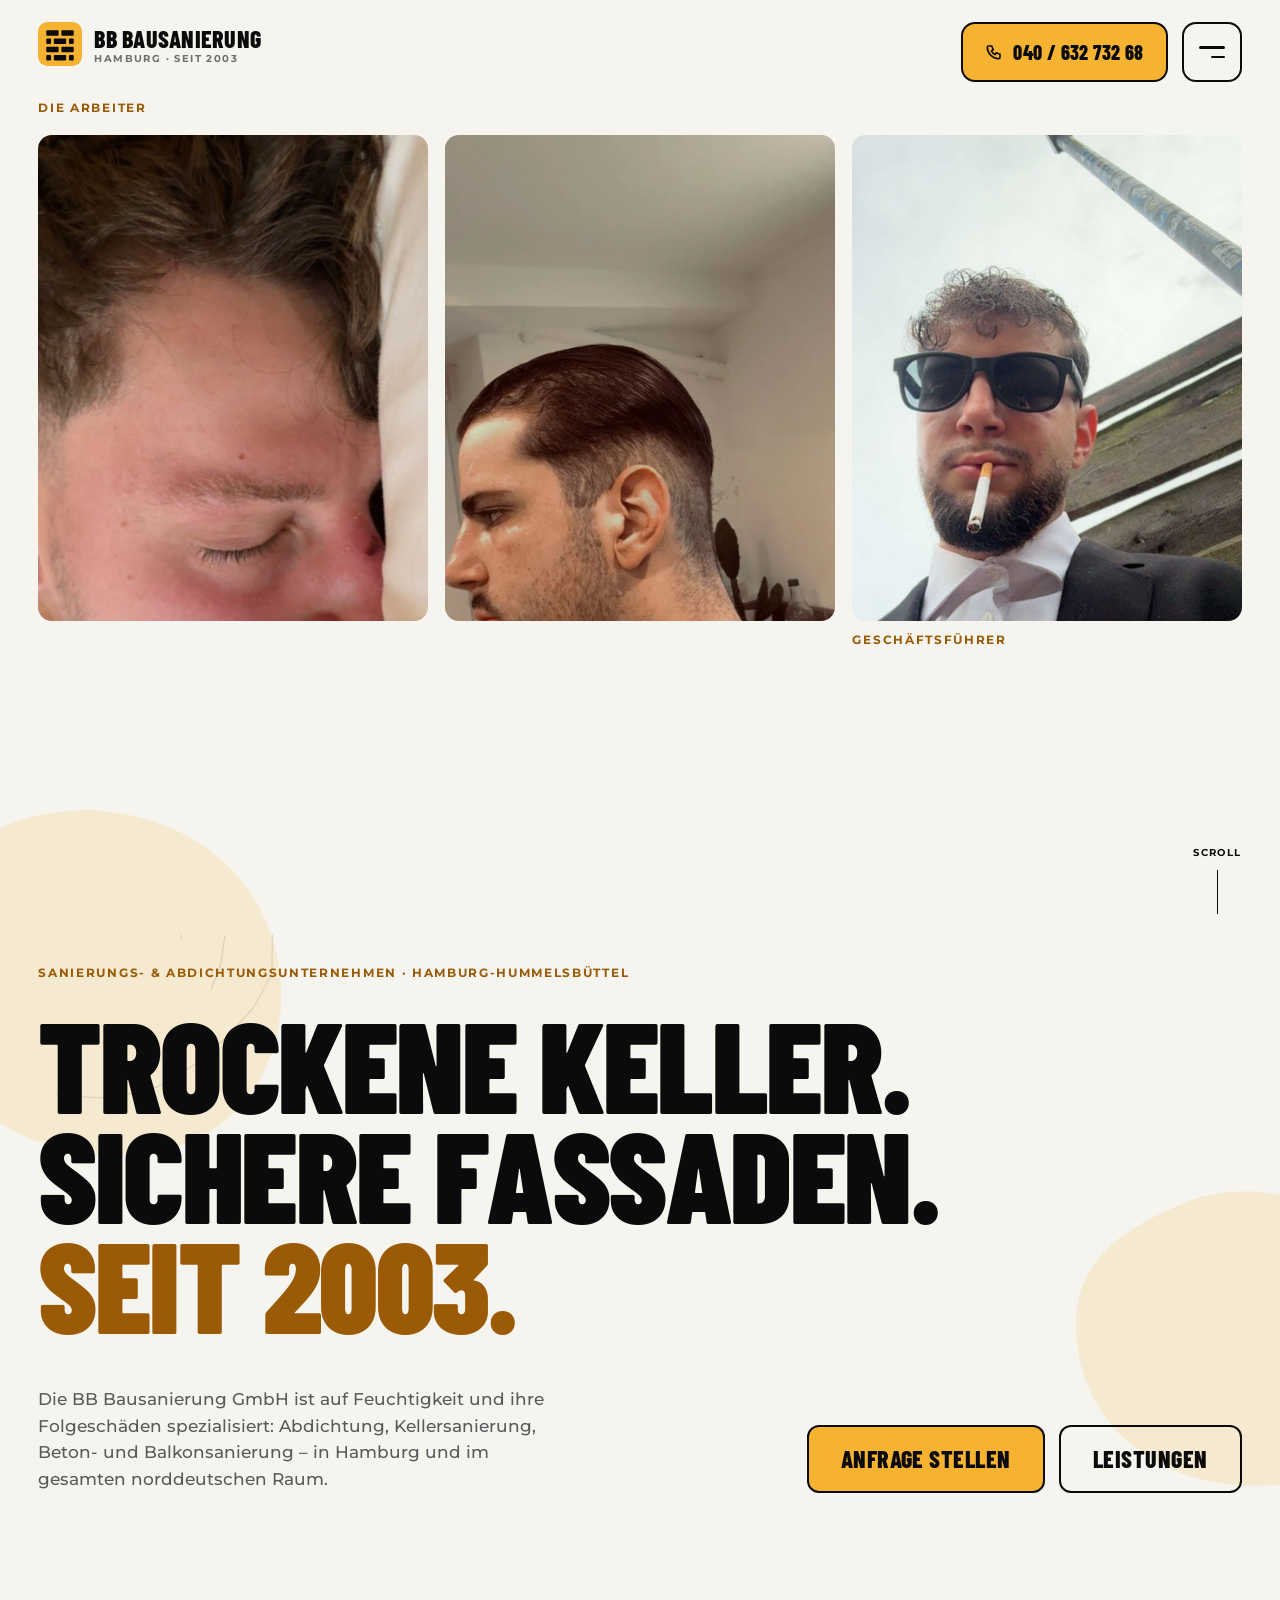
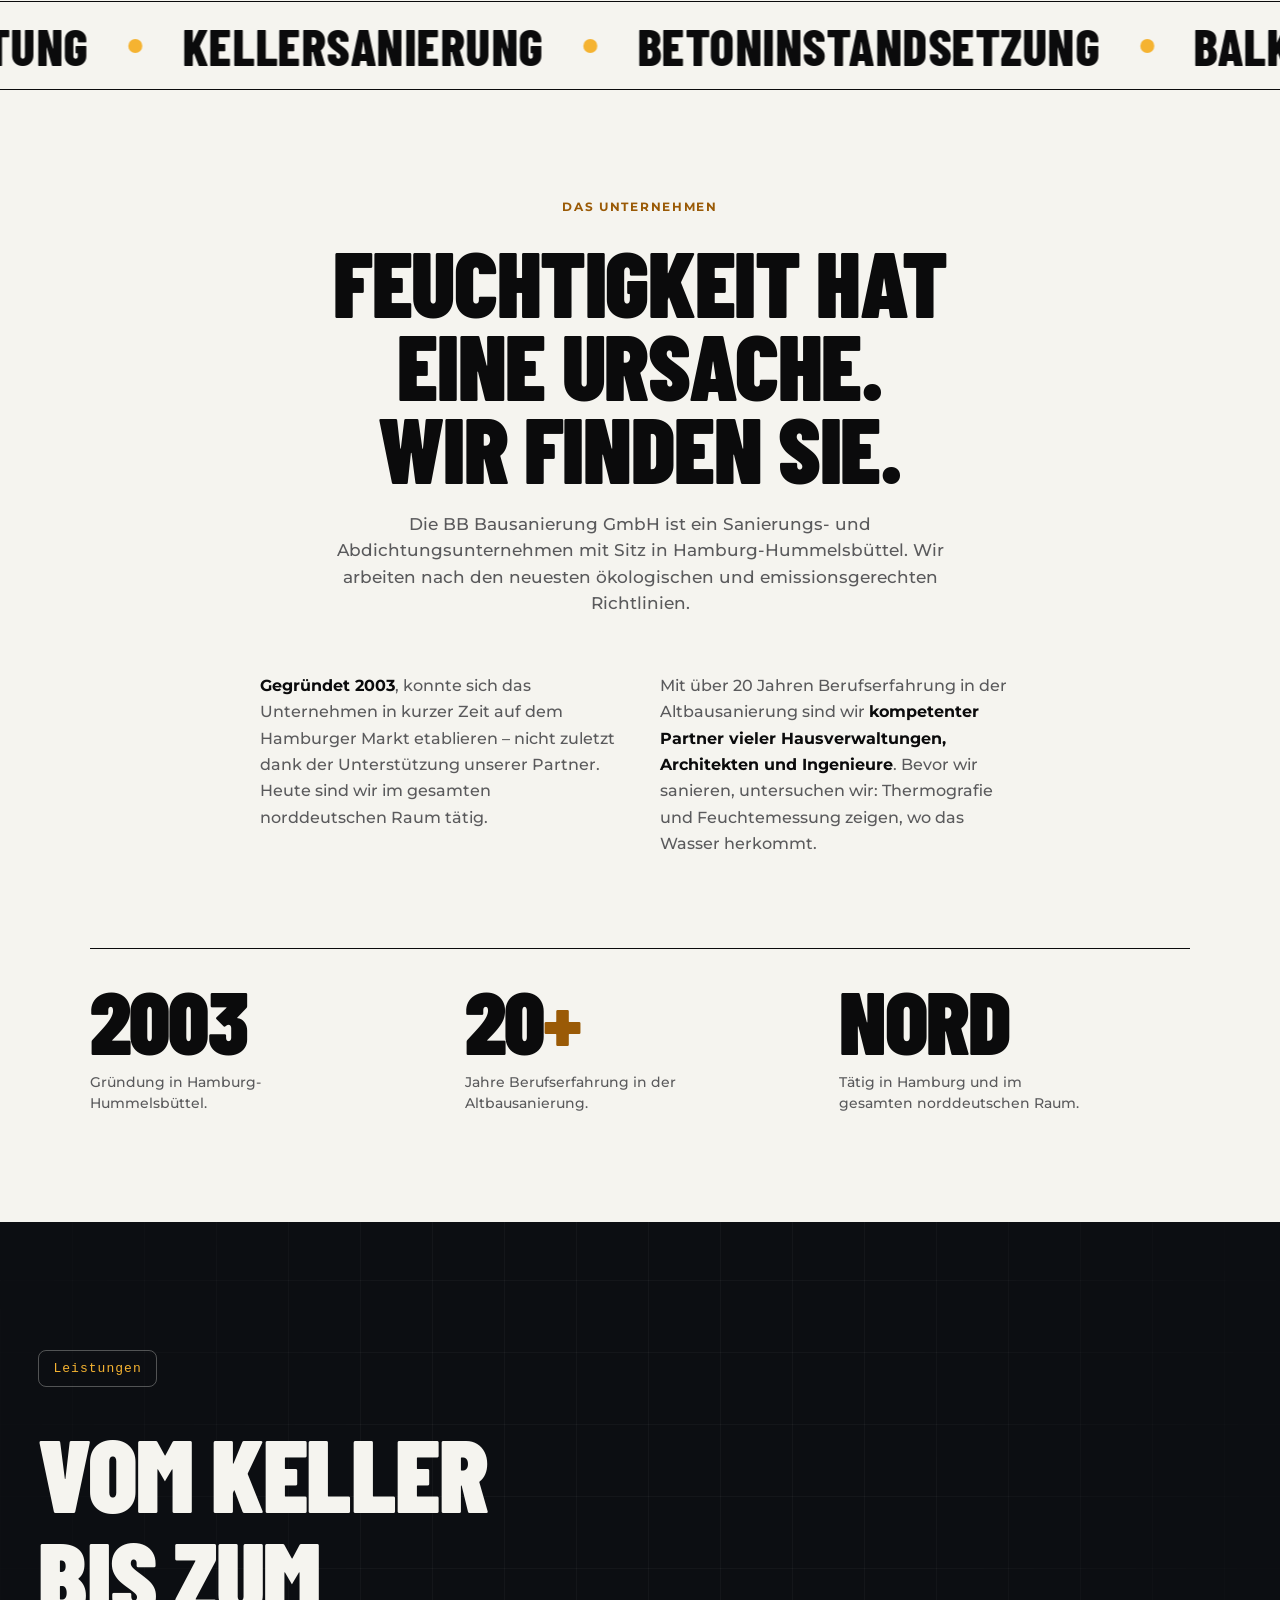
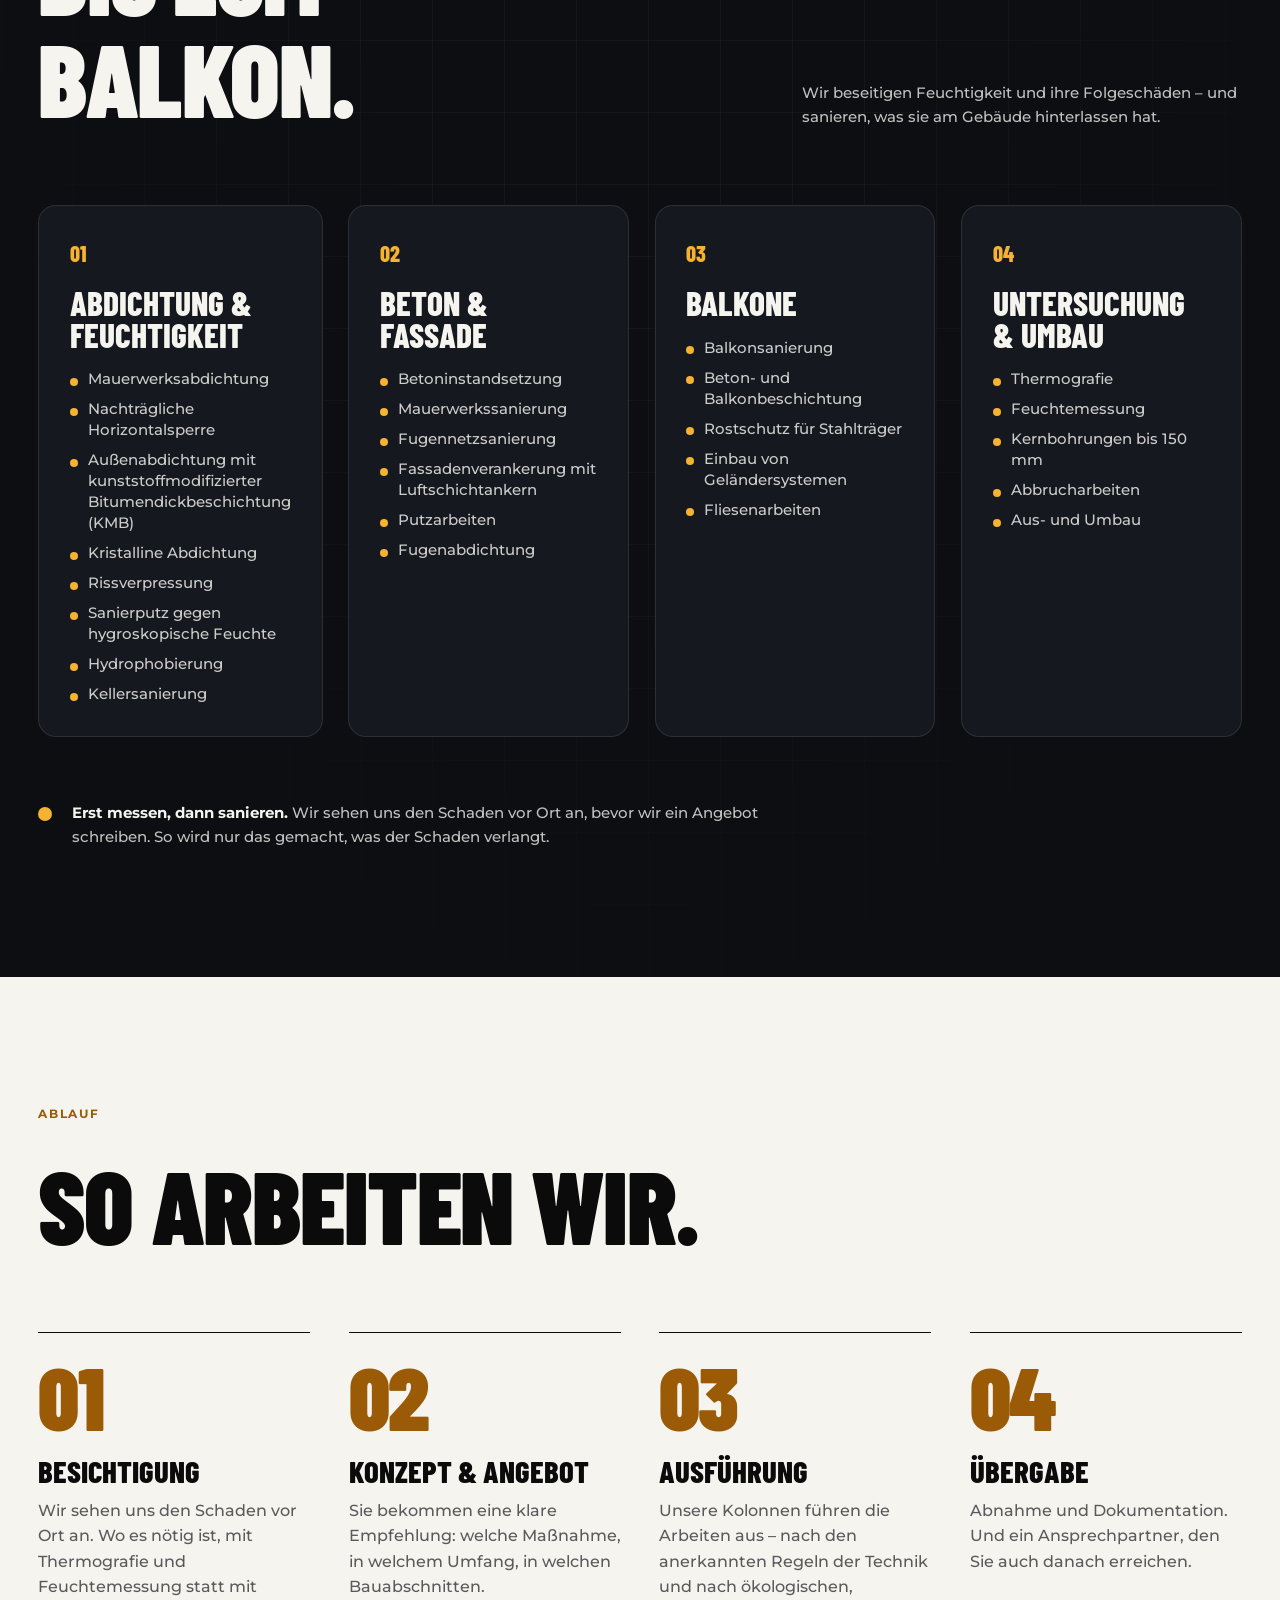
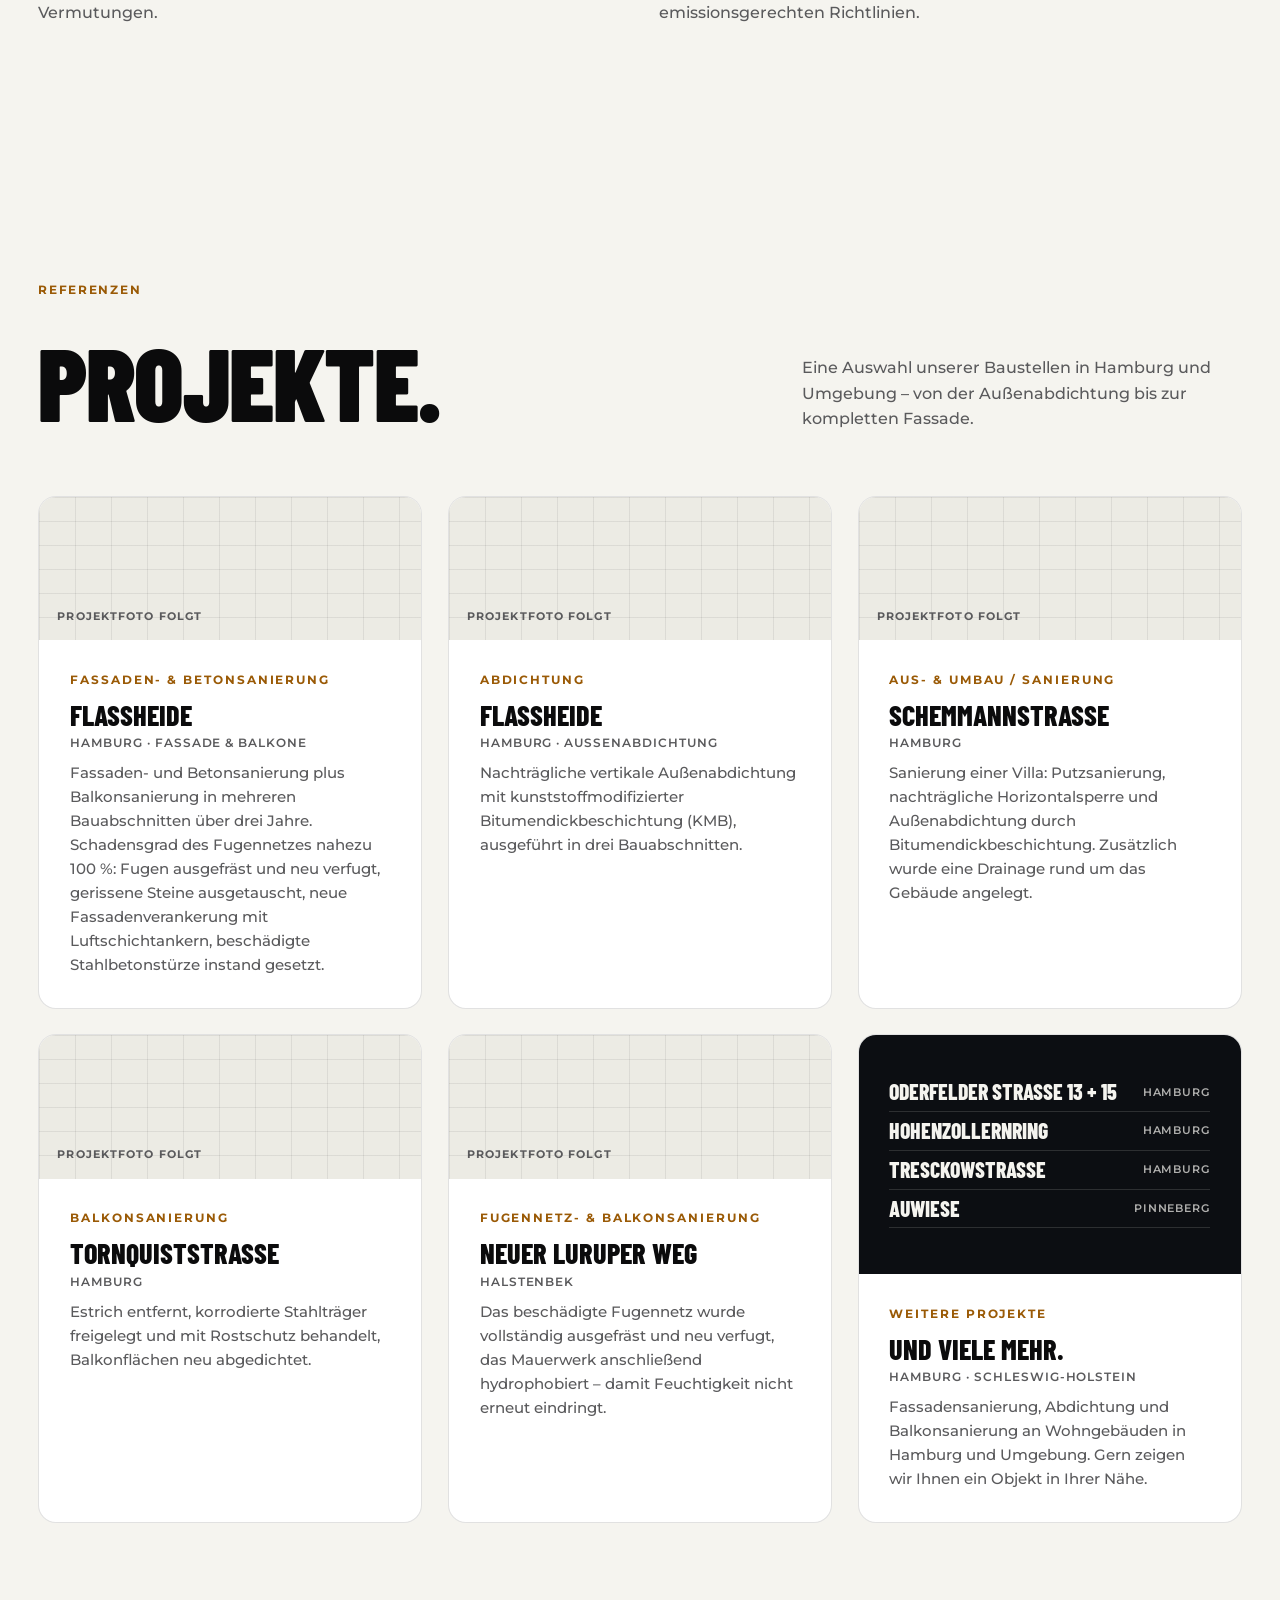
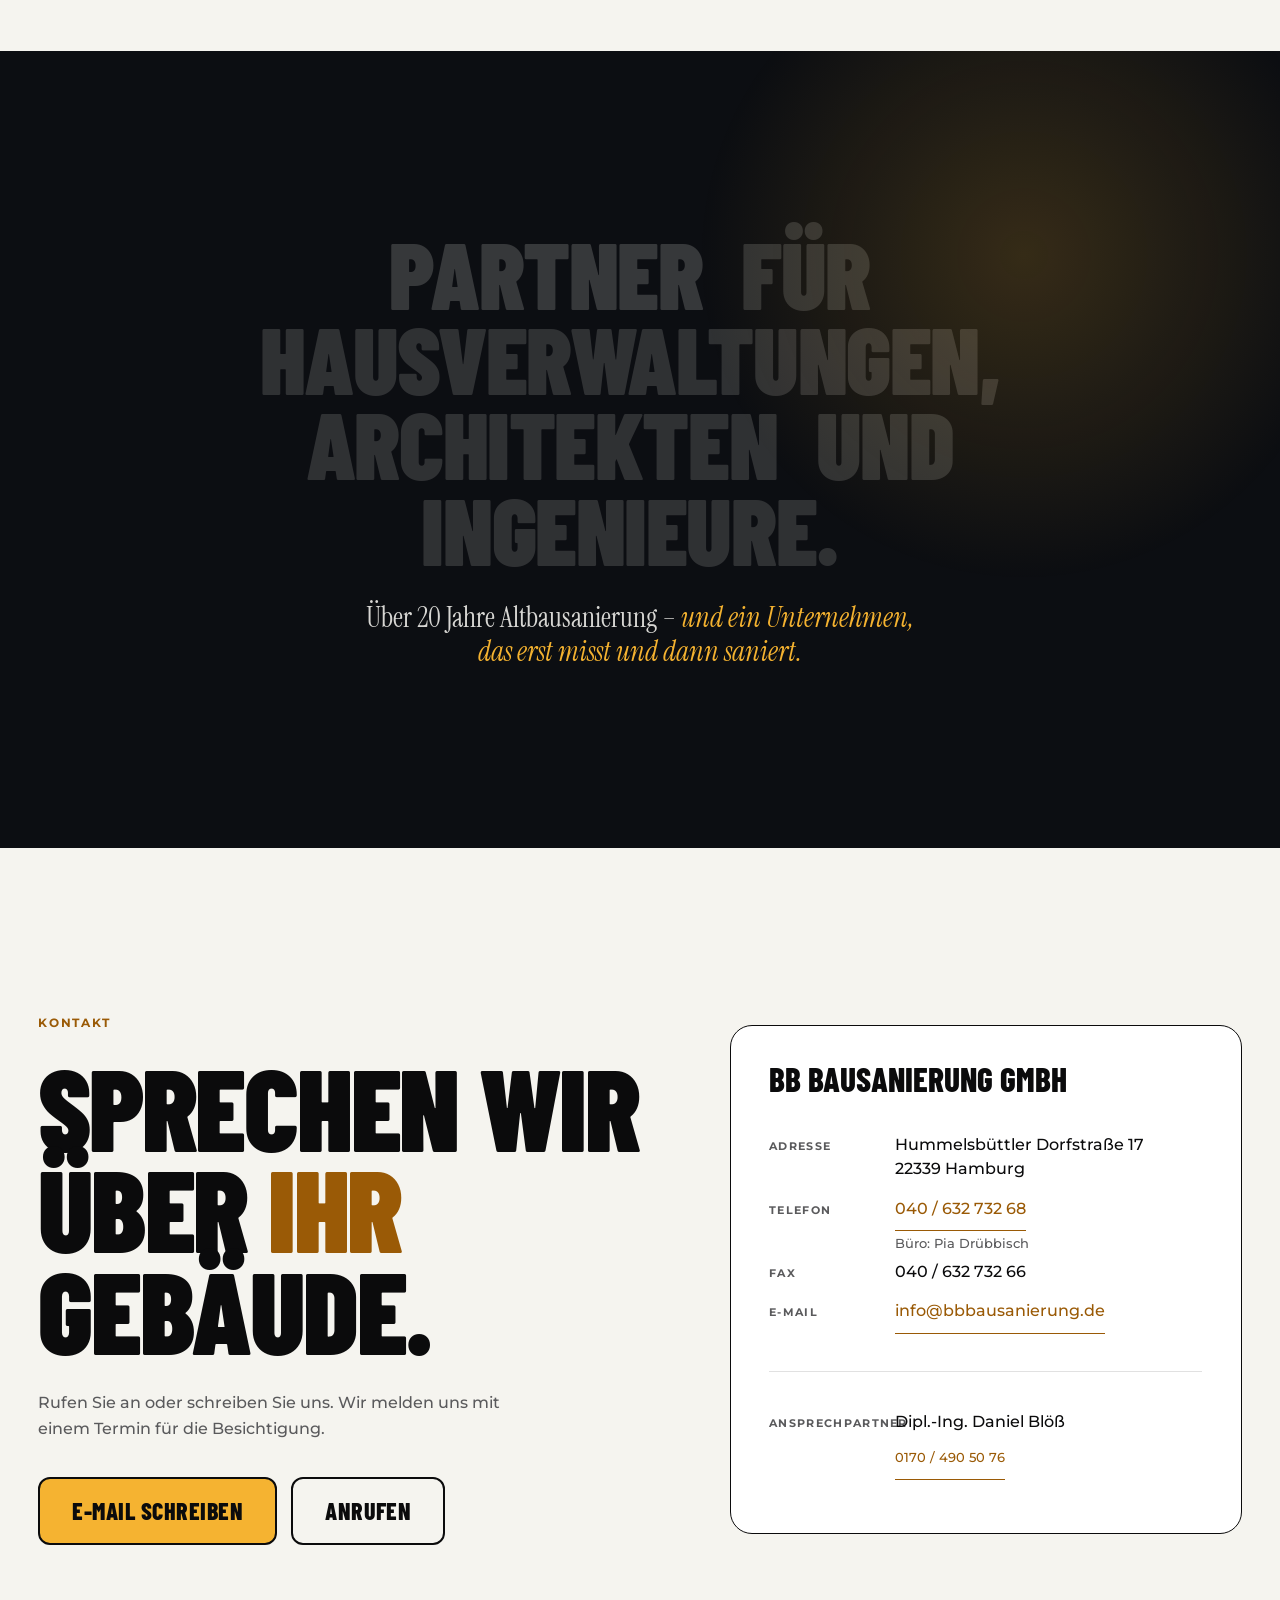
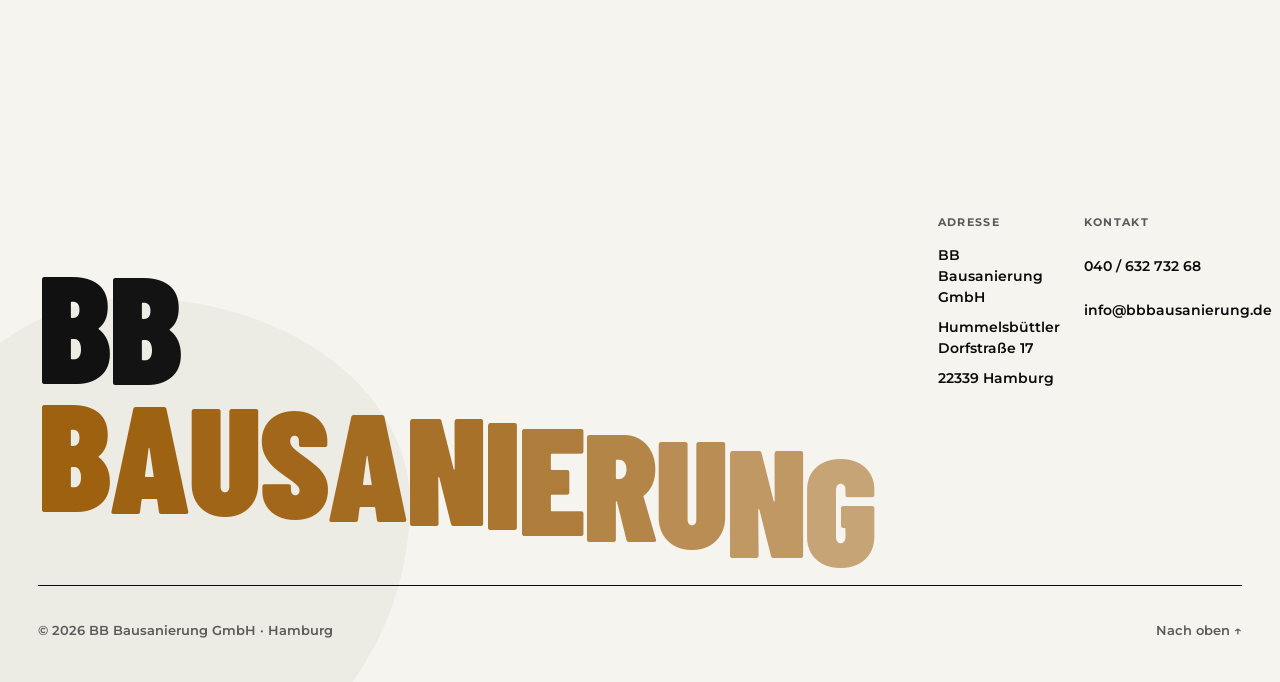
<file: bbbausanierung/index.html>
<!DOCTYPE html>
<html lang="de">
<head>
<meta charset="utf-8">
<meta name="viewport" content="width=device-width, initial-scale=1, viewport-fit=cover">
<meta name="theme-color" content="#F5F4EF">
<meta name="color-scheme" content="light">
<title>BB Bausanierung — Abdichtung &amp; Sanierung in Hamburg</title>
<meta name="description" content="Nasse Keller, poröse Fugen, undichte Balkone: Die BB Bausanierung GmbH aus Hamburg findet seit 2003 die Ursache der Feuchtigkeit und dichtet dauerhaft ab.">
<meta property="og:type" content="website">
<meta property="og:title" content="BB Bausanierung — Abdichtung &amp; Sanierung in Hamburg">
<meta property="og:description" content="Nasse Keller, poröse Fugen, undichte Balkone: Die BB Bausanierung GmbH aus Hamburg findet seit 2003 die Ursache der Feuchtigkeit und dichtet dauerhaft ab.">
<meta property="og:url" content="https://www.bbbausanierung.de/">
<meta property="og:image" content="https://www.bbbausanierung.de/assets/img/og.jpg">
<meta property="og:locale" content="de_DE">
<meta name="twitter:card" content="summary_large_image">
<link rel="canonical" href="https://www.bbbausanierung.de/">
<link rel="icon" href="assets/img/bb-mark.svg" type="image/svg+xml">
<link rel="icon" href="assets/img/favicon.png" type="image/png" sizes="64x64">
<link rel="apple-touch-icon" href="assets/img/apple-touch-icon.png">
<link rel="preload" as="font" type="font/woff2" href="assets/fonts/barlow-condensed-900-latin.woff2" crossorigin>
<link rel="preload" as="font" type="font/woff2" href="assets/fonts/montserrat-var-latin.woff2" crossorigin>
<script>document.documentElement.className='js';setTimeout(function(){if(!window.__bb)document.documentElement.classList.remove('js')},2500)</script>
<link rel="stylesheet" href="style.css">
<script type="application/ld+json">
{
  "@context": "https://schema.org",
  "@type": "LocalBusiness",
  "name": "BB Bausanierung GmbH",
  "url": "https://www.bbbausanierung.de/",
  "telephone": "+49 40 63273268",
  "faxNumber": "+49 40 63273266",
  "email": "info@bbbausanierung.de",
  "foundingDate": "2003",
  "address": {
    "@type": "PostalAddress",
    "streetAddress": "Hummelsbüttler Dorfstraße 17",
    "postalCode": "22339",
    "addressLocality": "Hamburg",
    "addressCountry": "DE"
  },
  "areaServed": "Norddeutschland",
  "description": "Sanierungs- und Abdichtungsunternehmen in Hamburg-Hummelsbüttel, spezialisiert auf die Behebung von Feuchtigkeit und deren Folgeschäden."
}
</script>
</head>
<body>

<!-- ============ CREW (NUR PROBEWEISE) ============ -->
<!-- Temporärer Testblock. Die Einwilligung der Abgebildeten liegt laut
     Auftraggeber vor. Die Fotos sind trotzdem Platzhalter: sie zeigen kein
     Handwerk und stammen aus privaten Aufnahmen.
     Entfernen heisst: diesen Block, den CSS-Abschnitt "crew" in style.css
     und assets/img/crew-test-1..3.jpg löschen. -->
<section class="crew" data-nav-theme="light" aria-label="Die Arbeiter">
  <div class="crew__inner">
    <p class="crew__eyebrow">Die Arbeiter</p>
    <ul class="crew__grid" role="list">
      <li class="crew__person">
        <div class="crew__item"><img src="assets/img/crew-test-1.jpg" alt="Mitarbeiter der BB Bausanierung GmbH" width="900" height="1577"></div>
      </li>
      <li class="crew__person">
        <div class="crew__item"><img src="assets/img/crew-test-2.jpg" alt="Mitarbeiter der BB Bausanierung GmbH" width="900" height="1577"></div>
      </li>
      <li class="crew__person">
        <div class="crew__item"><img src="assets/img/crew-test-3.jpg" alt="Geschäftsführer der BB Bausanierung GmbH" width="900" height="1435"></div>
        <p class="crew__role">Geschäftsführer</p>
      </li>
    </ul>
  </div>
</section>

<!-- ============ NAV ============ -->
<header class="nav" data-nav>
  <a class="nav__logo" href="#top">
    <img src="assets/img/bb-mark.svg" alt="" width="64" height="64">
    <span>BB Bausanierung<small>Hamburg · seit 2003</small></span>
  </a>
  <div class="nav__right">
    <a class="btn btn--accent nav__cta" href="tel:+494063273268">
      <svg width="18" height="18" viewBox="0 0 24 24" fill="none" stroke="currentColor" stroke-width="2.2" stroke-linecap="round" stroke-linejoin="round" aria-hidden="true"><path d="M5 4h4l2 5-2.5 1.5a11 11 0 0 0 5 5L15 13l5 2v4a2 2 0 0 1-2 2A16 16 0 0 1 3 6a2 2 0 0 1 2-2"/></svg>
      <span>040 / 632 732 68</span>
    </a>
    <button class="nav__burger" data-menu-toggle aria-label="Menü öffnen" aria-expanded="false" aria-controls="menu">
      <span></span><span></span>
    </button>
  </div>
</header>

<!-- ============ MENU ============ -->
<div class="menu" id="menu" data-menu aria-hidden="true">
  <div class="menu__inner">
    <nav class="menu__links" aria-label="Hauptnavigation">
      <a href="#unternehmen" data-menu-link><small>01</small>Unternehmen</a>
      <a href="#leistungen" data-menu-link><small>02</small>Leistungen</a>
      <a href="#referenzen" data-menu-link><small>03</small>Referenzen</a>
      <a href="#kontakt" data-menu-link><small>04</small>Kontakt</a>
    </nav>
    <div class="menu__foot">
      <a href="tel:+494063273268">040 / 632 732 68</a>
      <a href="mailto:info@bbbausanierung.de">info@bbbausanierung.de</a>
      <a href="/impressum">Impressum</a>
      <a href="/datenschutz">Datenschutz</a>
    </div>
  </div>
</div>

<main id="top">

<!-- ============ HERO ============ -->
<section class="hero" data-hero data-nav-theme="light">
  <!-- Hintergrundvideo. Laedt nur auf Zeigegeraeten und nur ohne "Bewegung
       reduzieren". Faellt es aus, bleibt der Hero exakt wie ohne Video. -->
  <div class="hero__video" data-hero-video aria-hidden="true">
    <video muted loop playsinline preload="none" data-hero-video-el>
      <source src="assets/video/hero.mp4" type="video/mp4">
    </video>
  </div>
  <div class="hero__topo" aria-hidden="true">
    <svg viewBox="0 0 1920 1000" preserveAspectRatio="xMidYMid slice">
      <g fill="none" stroke="#0B0B0C" stroke-opacity=".14" stroke-width="1.3" stroke-linecap="round" data-topo-lines></g>
      <g class="hero__blobs">
        <path d="M230 150c110-60 260-20 310 90s0 240-120 260-230-40-260-150 10-160 70-200z"/>
        <path d="M1560 560c90-40 210 0 240 100s-30 200-130 210-200-40-220-140 40-140 110-170z"/>
      </g>
    </svg>
  </div>
  <div class="hero__scroll" data-hero-scroll aria-hidden="true"><span>Scroll</span><i></i></div>
  <div class="hero__inner">
    <p class="hero__eyebrow" data-hero-eyebrow>Sanierungs- &amp; Abdichtungsunternehmen · Hamburg-Hummelsbüttel</p>
    <h1 class="hero__h" aria-label="Trockene Keller. Sichere Fassaden. Seit 2003.">
      <span data-split>Trockene Keller.</span><br>
      <span data-split>Sichere Fassaden.</span><br>
      <em data-split>Seit 2003.</em>
    </h1>
    <div class="hero__row">
      <p class="hero__p" data-hero-p>Die BB Bausanierung GmbH ist auf Feuchtigkeit und ihre Folgeschäden spezialisiert: Abdichtung, Kellersanierung, Beton- und Balkonsanierung – in Hamburg und im gesamten norddeutschen Raum.</p>
      <div class="hero__actions" data-hero-actions>
        <a class="btn btn--accent btn--lg" href="#kontakt">Anfrage stellen</a>
        <a class="btn btn--outline btn--lg" href="#leistungen">Leistungen</a>
      </div>
    </div>
  </div>
</section>

<!-- ============ MARQUEE ============ -->
<div class="marquee" aria-hidden="true" data-nav-theme="light">
  <div class="marquee__track" data-marquee>
    <span>Abdichtung</span><i></i><span>Kellersanierung</span><i></i><span>Betoninstandsetzung</span><i></i><span>Balkonsanierung</span><i></i><span>Fassade</span><i></i><span>Hamburg · seit 2003</span><i></i>
    <span>Abdichtung</span><i></i><span>Kellersanierung</span><i></i><span>Betoninstandsetzung</span><i></i><span>Balkonsanierung</span><i></i><span>Fassade</span><i></i><span>Hamburg · seit 2003</span><i></i>
  </div>
</div>

<!-- ============ UNTERNEHMEN ============ -->
<section class="intro" id="unternehmen" data-nav-theme="light">
  <div class="intro__inner">
    <p class="eyebrow" data-reveal>Das Unternehmen</p>
    <h2 class="intro__h" data-reveal>Feuchtigkeit hat<br>eine Ursache.<br>Wir finden sie.</h2>
    <p class="intro__p" data-reveal>Die BB Bausanierung GmbH ist ein Sanierungs- und Abdichtungsunternehmen mit Sitz in Hamburg-Hummelsbüttel. Wir arbeiten nach den neuesten ökologischen und emissionsgerechten Richtlinien.</p>
    <div class="intro__story" data-reveal>
      <p><strong>Gegründet 2003</strong>, konnte sich das Unternehmen in kurzer Zeit auf dem Hamburger Markt etablieren – nicht zuletzt dank der Unterstützung unserer Partner. Heute sind wir im gesamten norddeutschen Raum tätig.</p>
      <p>Mit über 20 Jahren Berufserfahrung in der Altbausanierung sind wir <strong>kompetenter Partner vieler Hausverwaltungen, Architekten und Ingenieure</strong>. Bevor wir sanieren, untersuchen wir: Thermografie und Feuchtemessung zeigen, wo das Wasser herkommt.</p>
    </div>
  </div>
  <div class="intro__stats">
    <div data-reveal><div class="intro__num">2003</div><p>Gründung in Hamburg-Hummelsbüttel.</p></div>
    <div data-reveal><div class="intro__num"><span data-count="20">20</span><b>+</b></div><p>Jahre Berufserfahrung in der Altbausanierung.</p></div>
    <div data-reveal><div class="intro__num">Nord</div><p>Tätig in Hamburg und im gesamten norddeutschen Raum.</p></div>
  </div>
</section>

<!-- ============ LEISTUNGEN ============ -->
<section class="services" id="leistungen" data-nav-theme="dark">
  <div class="services__head">
    <div>
      <span class="tag" data-reveal>Leistungen</span>
      <h2 class="sec-h sec-h--light" data-reveal>Vom Keller<br>bis zum Balkon.</h2>
    </div>
    <p class="services__p" data-reveal>Wir beseitigen Feuchtigkeit und ihre Folgeschäden – und sanieren, was sie am Gebäude hinterlassen hat.</p>
  </div>
  <div class="services__grid">
    <article class="service" data-reveal>
      <span class="service__num">01</span>
      <h3>Abdichtung &amp; Feuchtigkeit</h3>
      <ul role="list">
        <li>Mauerwerksabdichtung</li>
        <li>Nachträgliche Horizontalsperre</li>
        <li>Außenabdichtung mit kunststoffmodifizierter Bitumendickbeschichtung (KMB)</li>
        <li>Kristalline Abdichtung</li>
        <li>Rissverpressung</li>
        <li>Sanierputz gegen hygroskopische Feuchte</li>
        <li>Hydrophobierung</li>
        <li>Kellersanierung</li>
      </ul>
    </article>
    <article class="service" data-reveal>
      <span class="service__num">02</span>
      <h3>Beton &amp; Fassade</h3>
      <ul role="list">
        <li>Betoninstandsetzung</li>
        <li>Mauerwerkssanierung</li>
        <li>Fugennetzsanierung</li>
        <li>Fassadenverankerung mit Luftschichtankern</li>
        <li>Putzarbeiten</li>
        <li>Fugenabdichtung</li>
      </ul>
    </article>
    <article class="service" data-reveal>
      <span class="service__num">03</span>
      <h3>Balkone</h3>
      <ul role="list">
        <li>Balkonsanierung</li>
        <li>Beton- und Balkonbeschichtung</li>
        <li>Rostschutz für Stahlträger</li>
        <li>Einbau von Geländersystemen</li>
        <li>Fliesenarbeiten</li>
      </ul>
    </article>
    <article class="service" data-reveal>
      <span class="service__num">04</span>
      <h3>Untersuchung &amp; Umbau</h3>
      <ul role="list">
        <li>Thermografie</li>
        <li>Feuchtemessung</li>
        <li>Kernbohrungen bis 150 mm</li>
        <li>Abbrucharbeiten</li>
        <li>Aus- und Umbau</li>
      </ul>
    </article>
  </div>
  <p class="services__note" data-reveal><i aria-hidden="true"></i><span><strong>Erst messen, dann sanieren.</strong> Wir sehen uns den Schaden vor Ort an, bevor wir ein Angebot schreiben. So wird nur das gemacht, was der Schaden verlangt.</span></p>
</section>

<!-- ============ ABLAUF ============ -->
<section class="steps" data-nav-theme="light">
  <div class="steps__head">
    <p class="eyebrow" data-reveal>Ablauf</p>
    <h2 class="sec-h" data-reveal>So arbeiten wir.</h2>
  </div>
  <ol class="steps__list" role="list">
    <li class="step" data-reveal>
      <span class="step__num">01</span>
      <h3>Besichtigung</h3>
      <p>Wir sehen uns den Schaden vor Ort an. Wo es nötig ist, mit Thermografie und Feuchtemessung statt mit Vermutungen.</p>
    </li>
    <li class="step" data-reveal>
      <span class="step__num">02</span>
      <h3>Konzept &amp; Angebot</h3>
      <p>Sie bekommen eine klare Empfehlung: welche Maßnahme, in welchem Umfang, in welchen Bauabschnitten.</p>
    </li>
    <li class="step" data-reveal>
      <span class="step__num">03</span>
      <h3>Ausführung</h3>
      <p>Unsere Kolonnen führen die Arbeiten aus – nach den anerkannten Regeln der Technik und nach ökologischen, emissionsgerechten Richtlinien.</p>
    </li>
    <li class="step" data-reveal>
      <span class="step__num">04</span>
      <h3>Übergabe</h3>
      <p>Abnahme und Dokumentation. Und ein Ansprechpartner, den Sie auch danach erreichen.</p>
    </li>
  </ol>
</section>

<!-- ============ REFERENZEN ============ -->
<section class="refs" id="referenzen" data-nav-theme="light">
  <div class="refs__head">
    <div>
      <p class="eyebrow" data-reveal>Referenzen</p>
      <h2 class="sec-h" data-reveal>Projekte.</h2>
    </div>
    <p class="refs__p" data-reveal>Eine Auswahl unserer Baustellen in Hamburg und Umgebung – von der Außenabdichtung bis zur kompletten Fassade.</p>
  </div>
  <div class="refs__grid">
    <article class="ref" data-reveal>
      <div class="ref__media ref__media--ph" data-label="Projektfoto folgt" aria-hidden="true"></div>
      <div class="ref__body">
        <span class="ref__cat">Fassaden- &amp; Betonsanierung</span>
        <h3 class="ref__name">Flaßheide<small>Hamburg · Fassade &amp; Balkone</small></h3>
        <p>Fassaden- und Betonsanierung plus Balkonsanierung in mehreren Bauabschnitten über drei Jahre. Schadensgrad des Fugennetzes nahezu 100 %: Fugen ausgefräst und neu verfugt, gerissene Steine ausgetauscht, neue Fassadenverankerung mit Luftschichtankern, beschädigte Stahlbetonstürze instand gesetzt.</p>
      </div>
    </article>
    <article class="ref" data-reveal>
      <div class="ref__media ref__media--ph" data-label="Projektfoto folgt" aria-hidden="true"></div>
      <div class="ref__body">
        <span class="ref__cat">Abdichtung</span>
        <h3 class="ref__name">Flaßheide<small>Hamburg · Außenabdichtung</small></h3>
        <p>Nachträgliche vertikale Außenabdichtung mit kunststoffmodifizierter Bitumendickbeschichtung (KMB), ausgeführt in drei Bauabschnitten.</p>
      </div>
    </article>
    <article class="ref" data-reveal>
      <div class="ref__media ref__media--ph" data-label="Projektfoto folgt" aria-hidden="true"></div>
      <div class="ref__body">
        <span class="ref__cat">Aus- &amp; Umbau / Sanierung</span>
        <h3 class="ref__name">Schemmannstraße<small>Hamburg</small></h3>
        <p>Sanierung einer Villa: Putzsanierung, nachträgliche Horizontalsperre und Außenabdichtung durch Bitumendickbeschichtung. Zusätzlich wurde eine Drainage rund um das Gebäude angelegt.</p>
      </div>
    </article>
    <article class="ref" data-reveal>
      <div class="ref__media ref__media--ph" data-label="Projektfoto folgt" aria-hidden="true"></div>
      <div class="ref__body">
        <span class="ref__cat">Balkonsanierung</span>
        <h3 class="ref__name">Tornquiststraße<small>Hamburg</small></h3>
        <p>Estrich entfernt, korrodierte Stahlträger freigelegt und mit Rostschutz behandelt, Balkonflächen neu abgedichtet.</p>
      </div>
    </article>
    <article class="ref" data-reveal>
      <div class="ref__media ref__media--ph" data-label="Projektfoto folgt" aria-hidden="true"></div>
      <div class="ref__body">
        <span class="ref__cat">Fugennetz- &amp; Balkonsanierung</span>
        <h3 class="ref__name">Neuer Luruper Weg<small>Halstenbek</small></h3>
        <p>Das beschädigte Fugennetz wurde vollständig ausgefräst und neu verfugt, das Mauerwerk anschließend hydrophobiert – damit Feuchtigkeit nicht erneut eindringt.</p>
      </div>
    </article>
    <article class="ref" data-reveal>
      <div class="ref__media ref__media--dark">
        <ul role="list">
          <li>Oderfelder Straße 13 + 15<small>Hamburg</small></li>
          <li>Hohenzollernring<small>Hamburg</small></li>
          <li>Tresckowstraße<small>Hamburg</small></li>
          <li>Auwiese<small>Pinneberg</small></li>
        </ul>
      </div>
      <div class="ref__body">
        <span class="ref__cat">Weitere Projekte</span>
        <h3 class="ref__name">Und viele mehr.<small>Hamburg · Schleswig-Holstein</small></h3>
        <p>Fassadensanierung, Abdichtung und Balkonsanierung an Wohngebäuden in Hamburg und Umgebung. Gern zeigen wir Ihnen ein Objekt in Ihrer Nähe.</p>
      </div>
    </article>
  </div>
</section>

<!-- ============ PARTNER ============ -->
<section class="partner" data-nav-theme="dark" data-partner>
  <div class="partner__inner">
    <h2 class="partner__h" data-words>Partner für Hausverwaltungen, Architekten und Ingenieure.</h2>
    <p class="partner__p" data-reveal>Über 20 Jahre Altbausanierung – <em>und ein Unternehmen, das erst misst und dann saniert.</em></p>
  </div>
</section>

<!-- ============ KONTAKT ============ -->
<section class="contact" id="kontakt" data-nav-theme="light">
  <div class="contact__inner">
    <div>
      <p class="eyebrow">Kontakt</p>
      <h2 class="contact__h">Sprechen wir<br>über <em>Ihr</em><br>Gebäude.</h2>
      <p class="contact__p">Rufen Sie an oder schreiben Sie uns. Wir melden uns mit einem Termin für die Besichtigung.</p>
      <div class="contact__actions">
        <a class="btn btn--accent btn--lg" href="mailto:info@bbbausanierung.de">E-Mail schreiben</a>
        <a class="btn btn--outline btn--lg" href="tel:+494063273268">Anrufen</a>
      </div>
    </div>
    <div class="contact__card">
      <h3 class="contact__title">BB Bausanierung GmbH</h3>
      <address>
        <dl class="contact__row">
          <dt>Adresse</dt>
          <dd>Hummelsbüttler Dorfstraße 17<br>22339 Hamburg</dd>
          <dt>Telefon</dt>
          <dd><a href="tel:+494063273268">040 / 632 732 68</a><small>Büro: Pia Drübbisch</small></dd>
          <dt>Fax</dt>
          <dd>040 / 632 732 66</dd>
          <dt>E-Mail</dt>
          <dd><a href="mailto:info@bbbausanierung.de">info@bbbausanierung.de</a></dd>
        </dl>
        <div class="contact__sep"></div>
        <dl class="contact__row">
          <dt>Ansprechpartner</dt>
          <dd>Dipl.-Ing. Daniel Blöß<small><a href="tel:+491704905076">0170 / 490 50 76</a></small></dd>
        </dl>
      </address>
    </div>
  </div>
</section>

</main>

<!-- ============ FOOTER ============ -->
<footer class="footer" data-nav-theme="light">
  <div class="footer__blob" aria-hidden="true"></div>
  <div class="footer__top">
    <div class="footer__brand" aria-hidden="true">
      <span class="footer__big" data-split>BB</span>
      <span class="footer__big footer__big--2" data-split>Bausanierung</span>
    </div>
    <div class="footer__cols">
      <div>
        <h4>Adresse</h4>
        <span>BB Bausanierung GmbH</span>
        <span>Hummelsbüttler Dorfstraße 17</span>
        <span>22339 Hamburg</span>
      </div>
      <div>
        <h4>Kontakt</h4>
        <a href="tel:+494063273268">040 / 632 732 68</a>
        <a href="mailto:info@bbbausanierung.de">info@bbbausanierung.de</a>
      </div>
      <div>
        <h4>Seite</h4>
        <a href="#unternehmen">Unternehmen</a>
        <a href="#leistungen">Leistungen</a>
        <a href="#referenzen">Referenzen</a>
        <a href="#kontakt">Kontakt</a>
        <a href="/impressum">Impressum</a>
        <a href="/datenschutz">Datenschutz</a>
      </div>
    </div>
  </div>
  <div class="footer__bottom">
    <span>© 2026 BB Bausanierung GmbH · Hamburg</span>
    <a href="#top">Nach oben ↑</a>
  </div>
</footer>

<script src="assets/js/gsap.min.js"></script>
<script src="assets/js/ScrollTrigger.min.js"></script>
<script src="assets/js/lenis.min.js"></script>
<script src="main.js"></script>
</body>
</html>
</file>
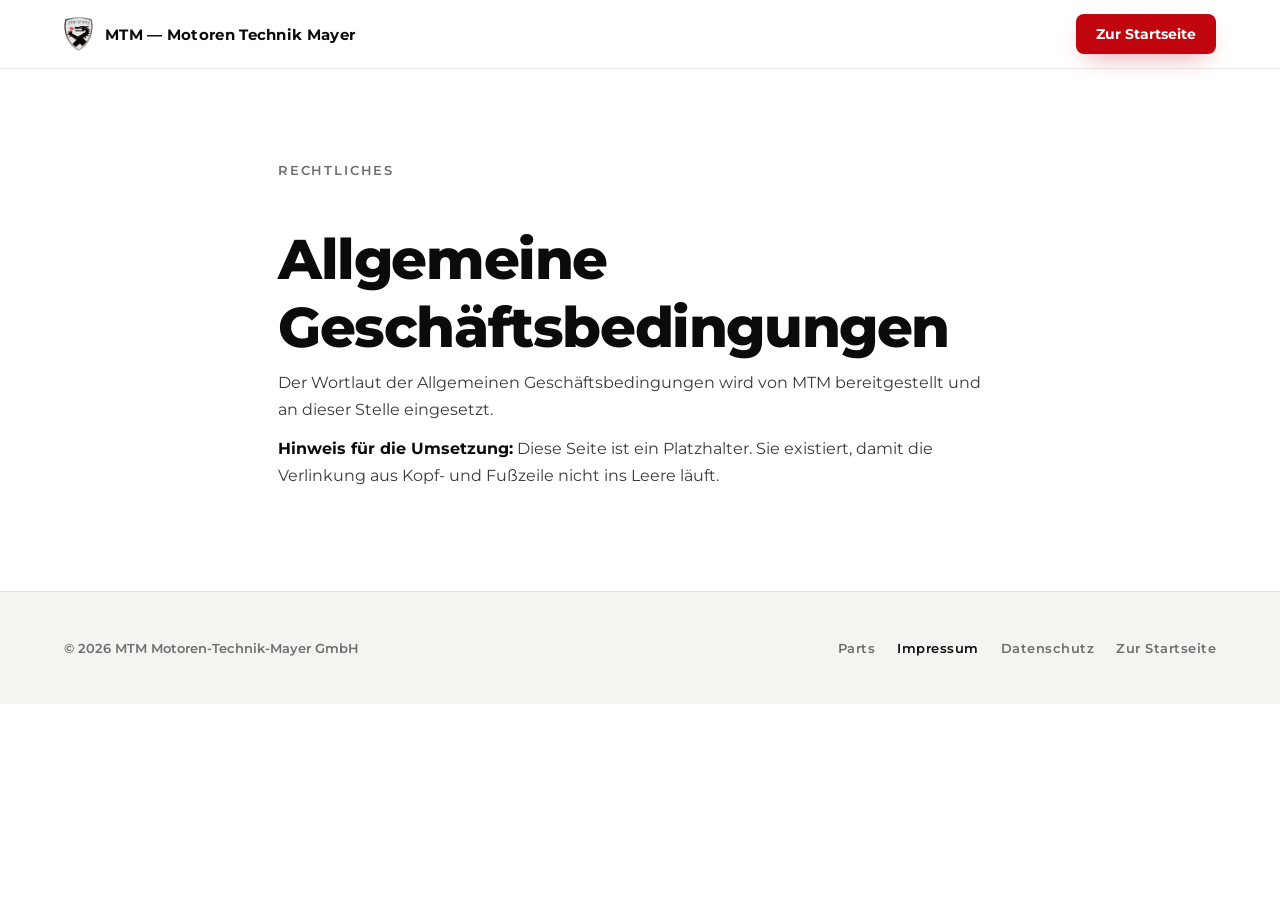
<file: agb.html>
<!DOCTYPE html>
<html lang="de">
<head>
<meta charset="utf-8">
<meta name="viewport" content="width=device-width, initial-scale=1">
<title>AGB — MTM Motoren Technik Mayer</title>
<meta name="robots" content="noindex,follow">
<link rel="canonical" href="https://www.mtm-online.de/agb.html">
<meta name="theme-color" content="#C1050F">
<link rel="icon" href="assets/img/mtm_wappen.png">
<link rel="stylesheet" href="assets/font/schriften.css">
<style>
  *{box-sizing:border-box}
  html{-webkit-text-size-adjust:100%;scroll-behavior:smooth}
  body{margin:0;background:#fff;color:#0B0B0C;font-family:'Montserrat',-apple-system,system-ui,sans-serif;font-weight:400;-webkit-font-smoothing:antialiased}
  img{display:block;max-width:100%}
  a{color:#C1050F;text-decoration:none}
  a:hover{text-decoration:underline}
  .wrap{max-width:820px;margin:0 auto;padding:clamp(48px,7vw,96px) clamp(20px,5vw,48px)}
  .wrap h1{font-weight:800;font-size:clamp(32px,5vw,56px);letter-spacing:-0.025em;margin:0 0 8px}
  .wrap .lead{color:#6E6E6E;font-weight:600;font-size:13px;letter-spacing:0.14em;text-transform:uppercase;margin:0 0 clamp(28px,4vw,44px)}
  .wrap h2{font-weight:800;font-size:clamp(18px,2vw,22px);letter-spacing:-0.01em;margin:clamp(28px,3.5vw,40px) 0 10px}
  .wrap p{font-size:16px;line-height:1.7;color:#3A3A3C;margin:0 0 12px}
  .wrap strong{color:#0B0B0C}
</style>
</head>
<body>
<nav style="position:sticky;top:0;z-index:60;display:flex;align-items:center;justify-content:space-between;gap:20px;padding:14px clamp(20px,5vw,64px);background:rgba(255,255,255,0.92);backdrop-filter:blur(10px);-webkit-backdrop-filter:blur(10px);border-bottom:1px solid rgba(11,11,12,0.08)">
  <a href="index.html#top" style="display:flex;align-items:center;gap:12px;color:#0B0B0C"><img src="assets/img/mtm_wappen.png" alt="" width="128" height="150" style="height:34px;width:auto"><span style="font-weight:700;font-size:15px;letter-spacing:0.02em">MTM — Motoren Technik Mayer</span></a>
  <a href="index.html" style="background:#C1050F;color:#fff;font-weight:700;font-size:14px;padding:11px 20px;border-radius:8px;box-shadow:0 10px 26px -10px rgba(193,5,15,.45)">Zur Startseite</a>
</nav>

<main class="wrap">
  <p class="lead">Rechtliches</p>
  <h1>Allgemeine Geschäftsbedingungen</h1>
  <p>Der Wortlaut der Allgemeinen Geschäftsbedingungen wird von MTM bereitgestellt und an dieser Stelle eingesetzt.</p>
  <p><strong>Hinweis für die Umsetzung:</strong> Diese Seite ist ein Platzhalter. Sie existiert, damit die Verlinkung aus Kopf- und Fußzeile nicht ins Leere läuft.</p>
</main>

<footer style="background:#F5F4F1;border-top:1px solid rgba(11,11,12,0.08);padding:clamp(30px,4vw,48px) clamp(20px,5vw,64px)">
  <div style="max-width:1320px;margin:0 auto;display:flex;flex-wrap:wrap;align-items:center;justify-content:space-between;gap:14px 28px">
    <span style="font-weight:600;font-size:13px;color:#6E6E6E">© 2026 MTM Motoren-Technik-Mayer GmbH</span>
    <div style="display:flex;flex-wrap:wrap;gap:22px;font-weight:600;font-size:12.5px;letter-spacing:0.04em">
      <a href="index.html#produkte" style="color:#6E6E6E">Parts</a>
      <a href="impressum.html" style="color:#0B0B0C">Impressum</a>
      <a href="datenschutz.html" style="color:#6E6E6E">Datenschutz</a>
      <a href="index.html#top" style="color:#6E6E6E">Zur Startseite</a>
    </div>
  </div>
</footer>
</body>
</html>
</file>
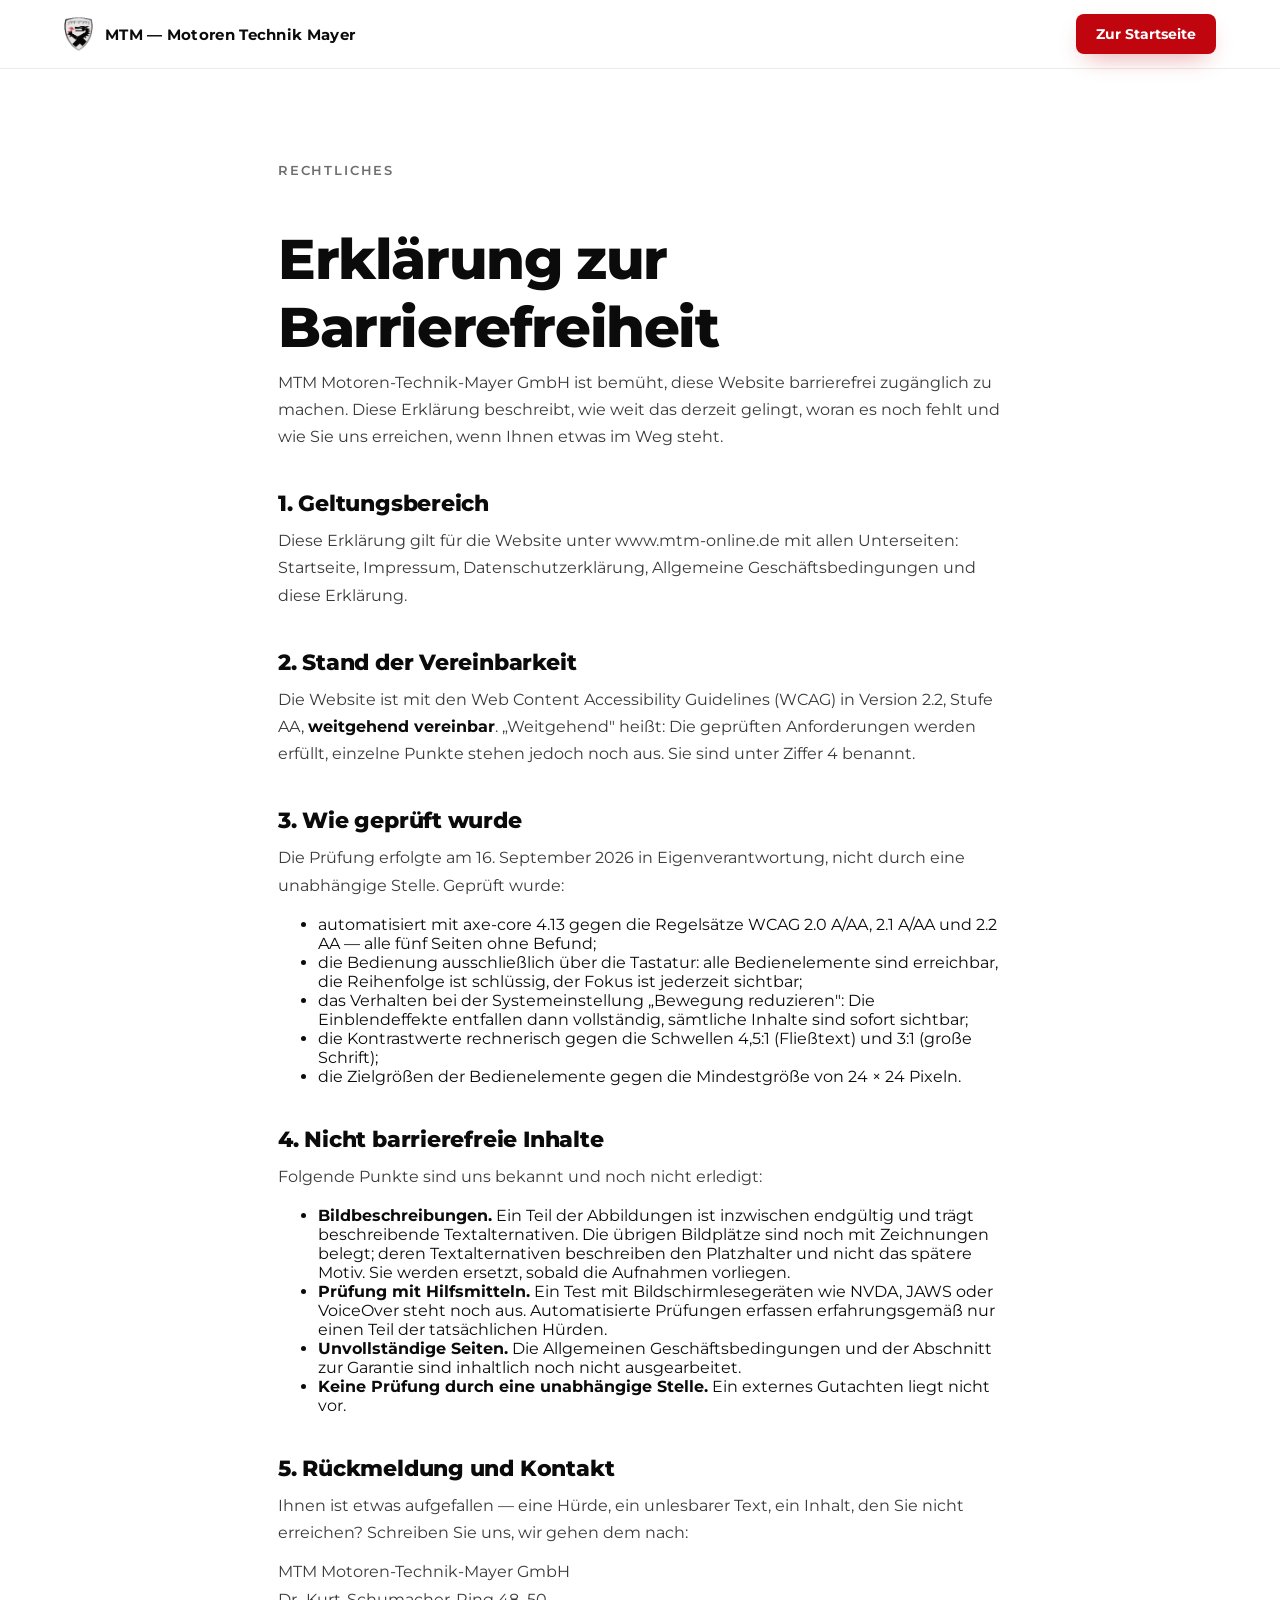
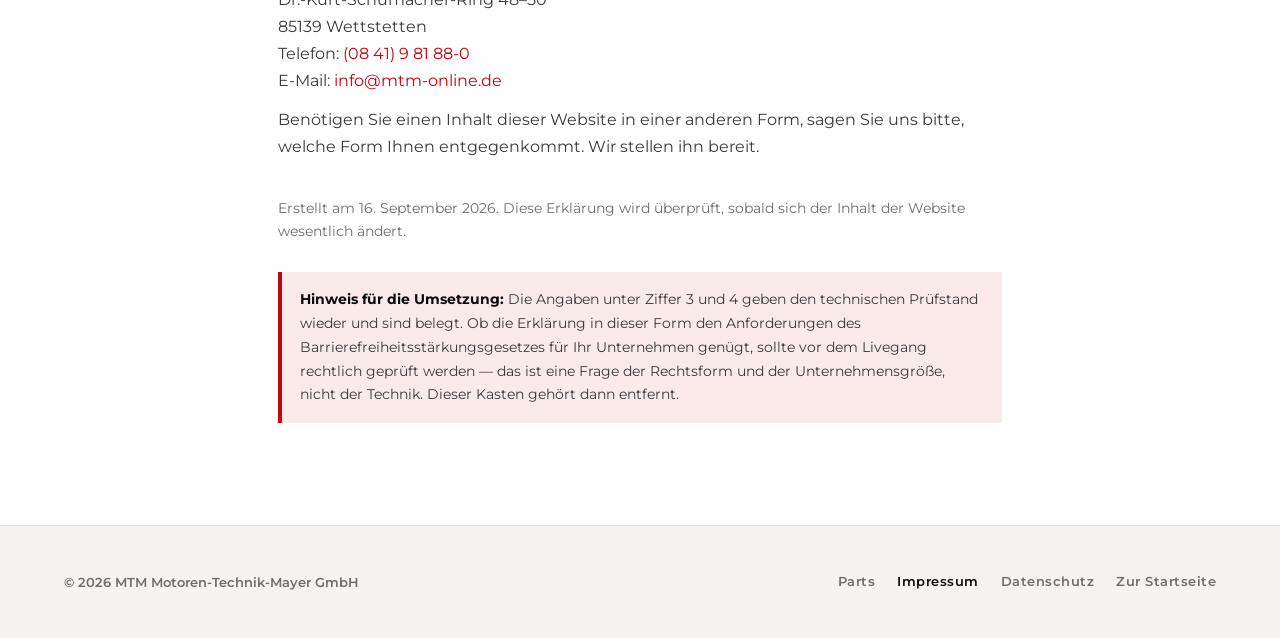
<file: barrierefreiheit.html>
<!DOCTYPE html>
<html lang="de">
<head>
<meta charset="utf-8">
<meta name="viewport" content="width=device-width, initial-scale=1">
<title>Barrierefreiheit — MTM Motoren Technik Mayer</title>
<meta name="robots" content="noindex,follow">
<link rel="canonical" href="https://www.mtm-online.de/barrierefreiheit.html">
<meta name="theme-color" content="#C1050F">
<link rel="icon" href="assets/img/mtm_wappen.png">
<link rel="stylesheet" href="assets/font/schriften.css">
<style>
  *{box-sizing:border-box}
  html{-webkit-text-size-adjust:100%;scroll-behavior:smooth}
  body{margin:0;background:#fff;color:#0B0B0C;font-family:'Montserrat',-apple-system,system-ui,sans-serif;font-weight:400;-webkit-font-smoothing:antialiased}
  img{display:block;max-width:100%}
  a{color:#C1050F;text-decoration:none}
  a:hover{text-decoration:underline}
  .wrap{max-width:820px;margin:0 auto;padding:clamp(48px,7vw,96px) clamp(20px,5vw,48px)}
  .wrap h1{font-weight:800;font-size:clamp(32px,5vw,56px);letter-spacing:-0.025em;margin:0 0 8px}
  .wrap .lead{color:#6E6E6E;font-weight:600;font-size:13px;letter-spacing:0.14em;text-transform:uppercase;margin:0 0 clamp(28px,4vw,44px)}
  .wrap h2{font-weight:800;font-size:clamp(18px,2vw,22px);letter-spacing:-0.01em;margin:clamp(28px,3.5vw,40px) 0 10px}
  .wrap p{font-size:16px;line-height:1.7;color:#3A3A3C;margin:0 0 12px}
  .wrap strong{color:#0B0B0C}
</style>
</head>
<body>
<nav style="position:sticky;top:0;z-index:60;display:flex;align-items:center;justify-content:space-between;gap:20px;padding:14px clamp(20px,5vw,64px);background:rgba(255,255,255,0.92);backdrop-filter:blur(10px);-webkit-backdrop-filter:blur(10px);border-bottom:1px solid rgba(11,11,12,0.08)">
  <a href="index.html#top" style="display:flex;align-items:center;gap:12px;color:#0B0B0C"><img src="assets/img/mtm_wappen.png" alt="" width="128" height="150" style="height:34px;width:auto"><span style="font-weight:700;font-size:15px;letter-spacing:0.02em">MTM — Motoren Technik Mayer</span></a>
  <a href="index.html" style="background:#C1050F;color:#fff;font-weight:700;font-size:14px;padding:11px 20px;border-radius:8px;box-shadow:0 10px 26px -10px rgba(193,5,15,.45)">Zur Startseite</a>
</nav>

<main class="wrap">
  <p class="lead">Rechtliches</p>
  <h1>Erklärung zur Barrierefreiheit</h1>

  <p>MTM Motoren-Technik-Mayer GmbH ist bemüht, diese Website barrierefrei
  zugänglich zu machen. Diese Erklärung beschreibt, wie weit das derzeit gelingt,
  woran es noch fehlt und wie Sie uns erreichen, wenn Ihnen etwas im Weg steht.</p>

  <h2>1. Geltungsbereich</h2>
  <p>Diese Erklärung gilt für die Website unter www.mtm-online.de mit allen
  Unterseiten: Startseite, Impressum, Datenschutzerklärung, Allgemeine
  Geschäftsbedingungen und diese Erklärung.</p>

  <h2>2. Stand der Vereinbarkeit</h2>
  <p>Die Website ist mit den Web Content Accessibility Guidelines (WCAG) in
  Version 2.2, Stufe AA, <strong>weitgehend vereinbar</strong>. „Weitgehend"
  heißt: Die geprüften Anforderungen werden erfüllt, einzelne Punkte stehen
  jedoch noch aus. Sie sind unter Ziffer 4 benannt.</p>

  <h2>3. Wie geprüft wurde</h2>
  <p>Die Prüfung erfolgte am 16. September 2026 in Eigenverantwortung, nicht
  durch eine unabhängige Stelle. Geprüft wurde:</p>
  <ul>
    <li>automatisiert mit axe-core 4.13 gegen die Regelsätze WCAG 2.0 A/AA,
        2.1 A/AA und 2.2 AA — alle fünf Seiten ohne Befund;</li>
    <li>die Bedienung ausschließlich über die Tastatur: alle Bedienelemente
        sind erreichbar, die Reihenfolge ist schlüssig, der Fokus ist jederzeit
        sichtbar;</li>
    <li>das Verhalten bei der Systemeinstellung „Bewegung reduzieren": Die
        Einblendeffekte entfallen dann vollständig, sämtliche Inhalte sind
        sofort sichtbar;</li>
    <li>die Kontrastwerte rechnerisch gegen die Schwellen 4,5:1 (Fließtext)
        und 3:1 (große Schrift);</li>
    <li>die Zielgrößen der Bedienelemente gegen die Mindestgröße von 24 × 24
        Pixeln.</li>
  </ul>

  <h2>4. Nicht barrierefreie Inhalte</h2>
  <p>Folgende Punkte sind uns bekannt und noch nicht erledigt:</p>
  <ul>
    <li><strong>Bildbeschreibungen.</strong> Ein Teil der Abbildungen ist
        inzwischen endgültig und trägt beschreibende Textalternativen. Die
        übrigen Bildplätze sind noch mit Zeichnungen belegt; deren
        Textalternativen beschreiben den Platzhalter und nicht das spätere
        Motiv. Sie werden ersetzt, sobald die Aufnahmen vorliegen.</li>
    <li><strong>Prüfung mit Hilfsmitteln.</strong> Ein Test mit
        Bildschirmlesegeräten wie NVDA, JAWS oder VoiceOver steht noch aus.
        Automatisierte Prüfungen erfassen erfahrungsgemäß nur einen Teil der
        tatsächlichen Hürden.</li>
    <li><strong>Unvollständige Seiten.</strong> Die Allgemeinen
        Geschäftsbedingungen und der Abschnitt zur Garantie sind inhaltlich
        noch nicht ausgearbeitet.</li>
    <li><strong>Keine Prüfung durch eine unabhängige Stelle.</strong> Ein
        externes Gutachten liegt nicht vor.</li>
  </ul>

  <h2>5. Rückmeldung und Kontakt</h2>
  <p>Ihnen ist etwas aufgefallen — eine Hürde, ein unlesbarer Text, ein Inhalt,
  den Sie nicht erreichen? Schreiben Sie uns, wir gehen dem nach:</p>
  <p>MTM Motoren-Technik-Mayer GmbH<br>
  Dr.-Kurt-Schumacher-Ring 48–50<br>
  85139 Wettstetten<br>
  Telefon: <a href="tel:+4984198188 0">(08 41) 9 81 88-0</a><br>
  E-Mail: <a href="mailto:info@mtm-online.de">info@mtm-online.de</a></p>
  <p>Benötigen Sie einen Inhalt dieser Website in einer anderen Form, sagen Sie
  uns bitte, welche Form Ihnen entgegenkommt. Wir stellen ihn bereit.</p>

  <p style="margin-top:36px;font-size:14px;color:#6E6E6E">Erstellt am 16. September 2026.
  Diese Erklärung wird überprüft, sobald sich der Inhalt der Website wesentlich ändert.</p>

  <p style="margin-top:28px;padding:16px 18px;background:#FBEAEA;border-left:4px solid #C1050F;font-size:14px">
  <strong>Hinweis für die Umsetzung:</strong> Die Angaben unter Ziffer 3 und 4
  geben den technischen Prüfstand wieder und sind belegt. Ob die Erklärung in
  dieser Form den Anforderungen des Barrierefreiheitsstärkungsgesetzes für Ihr
  Unternehmen genügt, sollte vor dem Livegang rechtlich geprüft werden — das ist
  eine Frage der Rechtsform und der Unternehmensgröße, nicht der Technik.
  Dieser Kasten gehört dann entfernt.</p>
</main>

<footer style="background:#F5F4F1;border-top:1px solid rgba(11,11,12,0.08);padding:clamp(30px,4vw,48px) clamp(20px,5vw,64px)">
  <div style="max-width:1320px;margin:0 auto;display:flex;flex-wrap:wrap;align-items:center;justify-content:space-between;gap:14px 28px">
    <span style="font-weight:600;font-size:13px;color:#6E6E6E">© 2026 MTM Motoren-Technik-Mayer GmbH</span>
    <div style="display:flex;flex-wrap:wrap;gap:22px;font-weight:600;font-size:12.5px;letter-spacing:0.04em">
      <a href="index.html#produkte" style="color:#6E6E6E">Parts</a>
      <a href="impressum.html" style="color:#0B0B0C">Impressum</a>
      <a href="datenschutz.html" style="color:#6E6E6E">Datenschutz</a>
      <a href="index.html#top" style="color:#6E6E6E">Zur Startseite</a>
    </div>
  </div>
</footer>
</body>
</html>
</file>
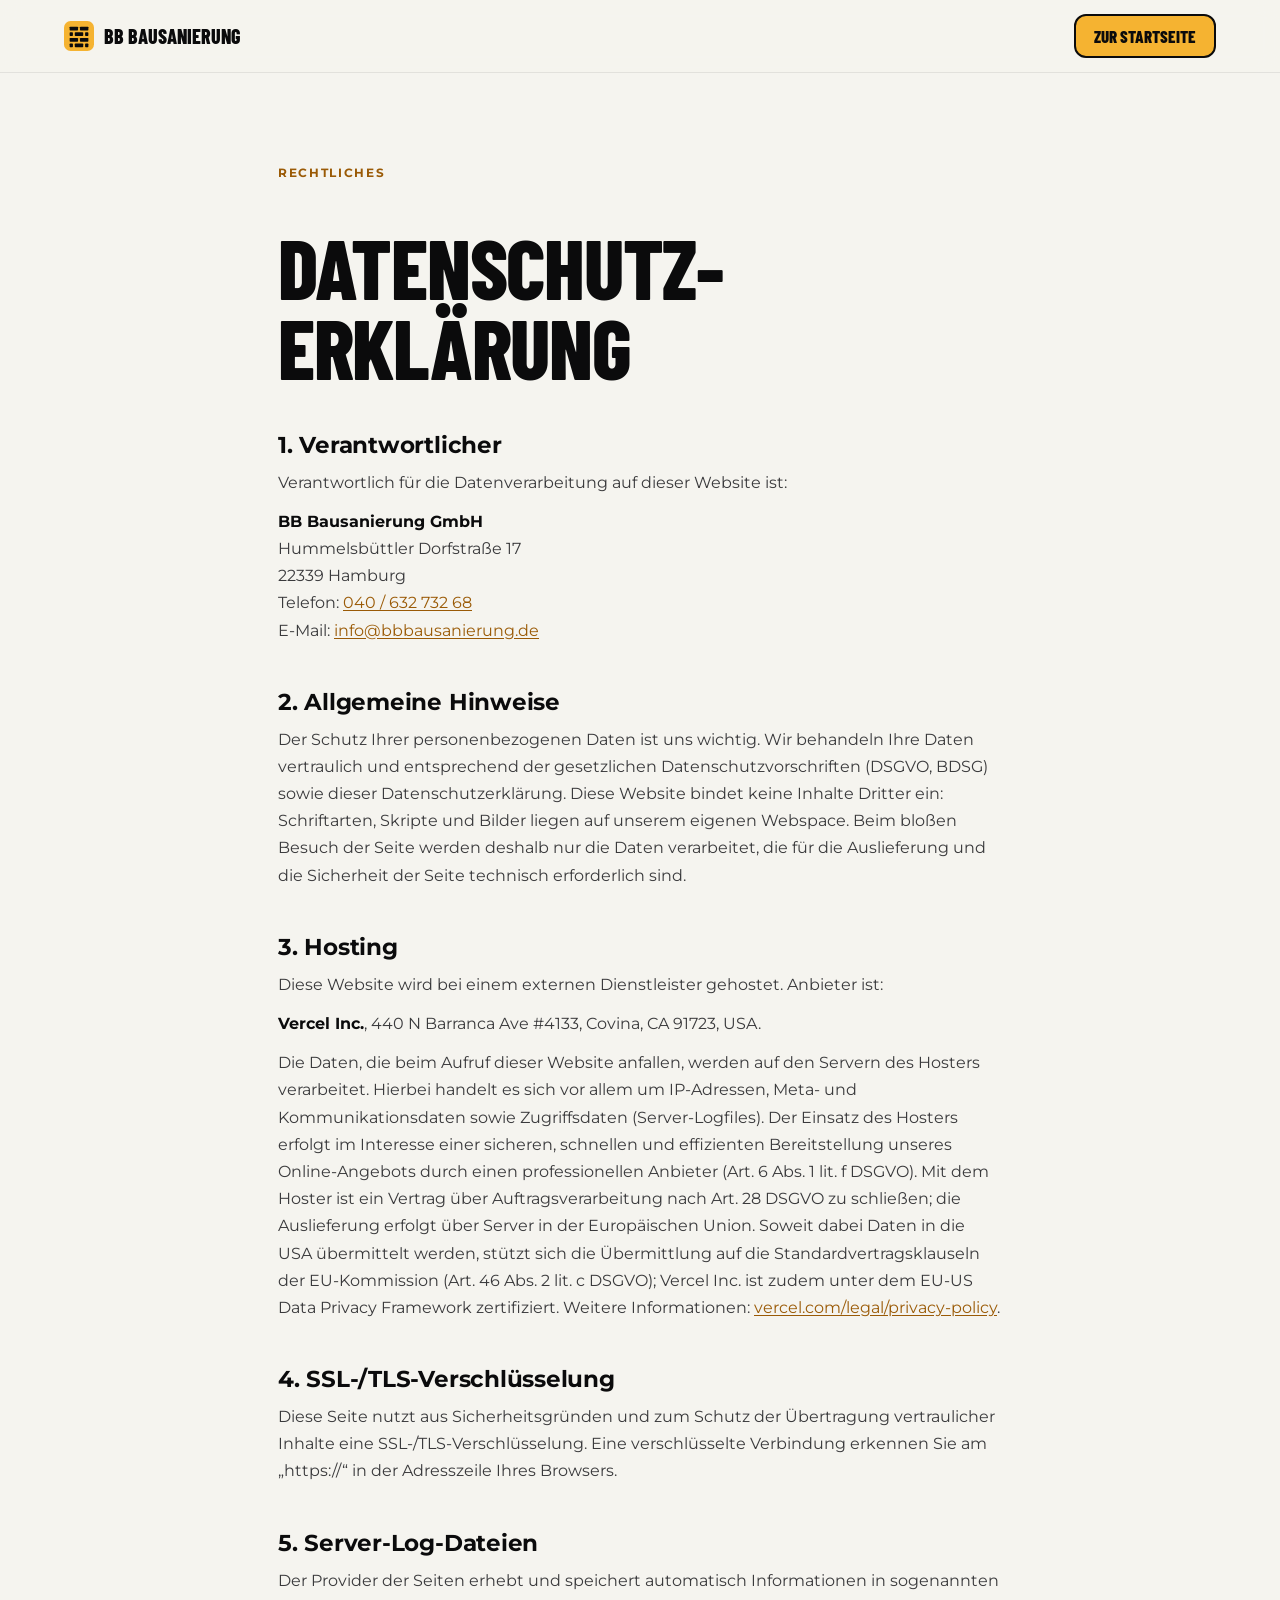
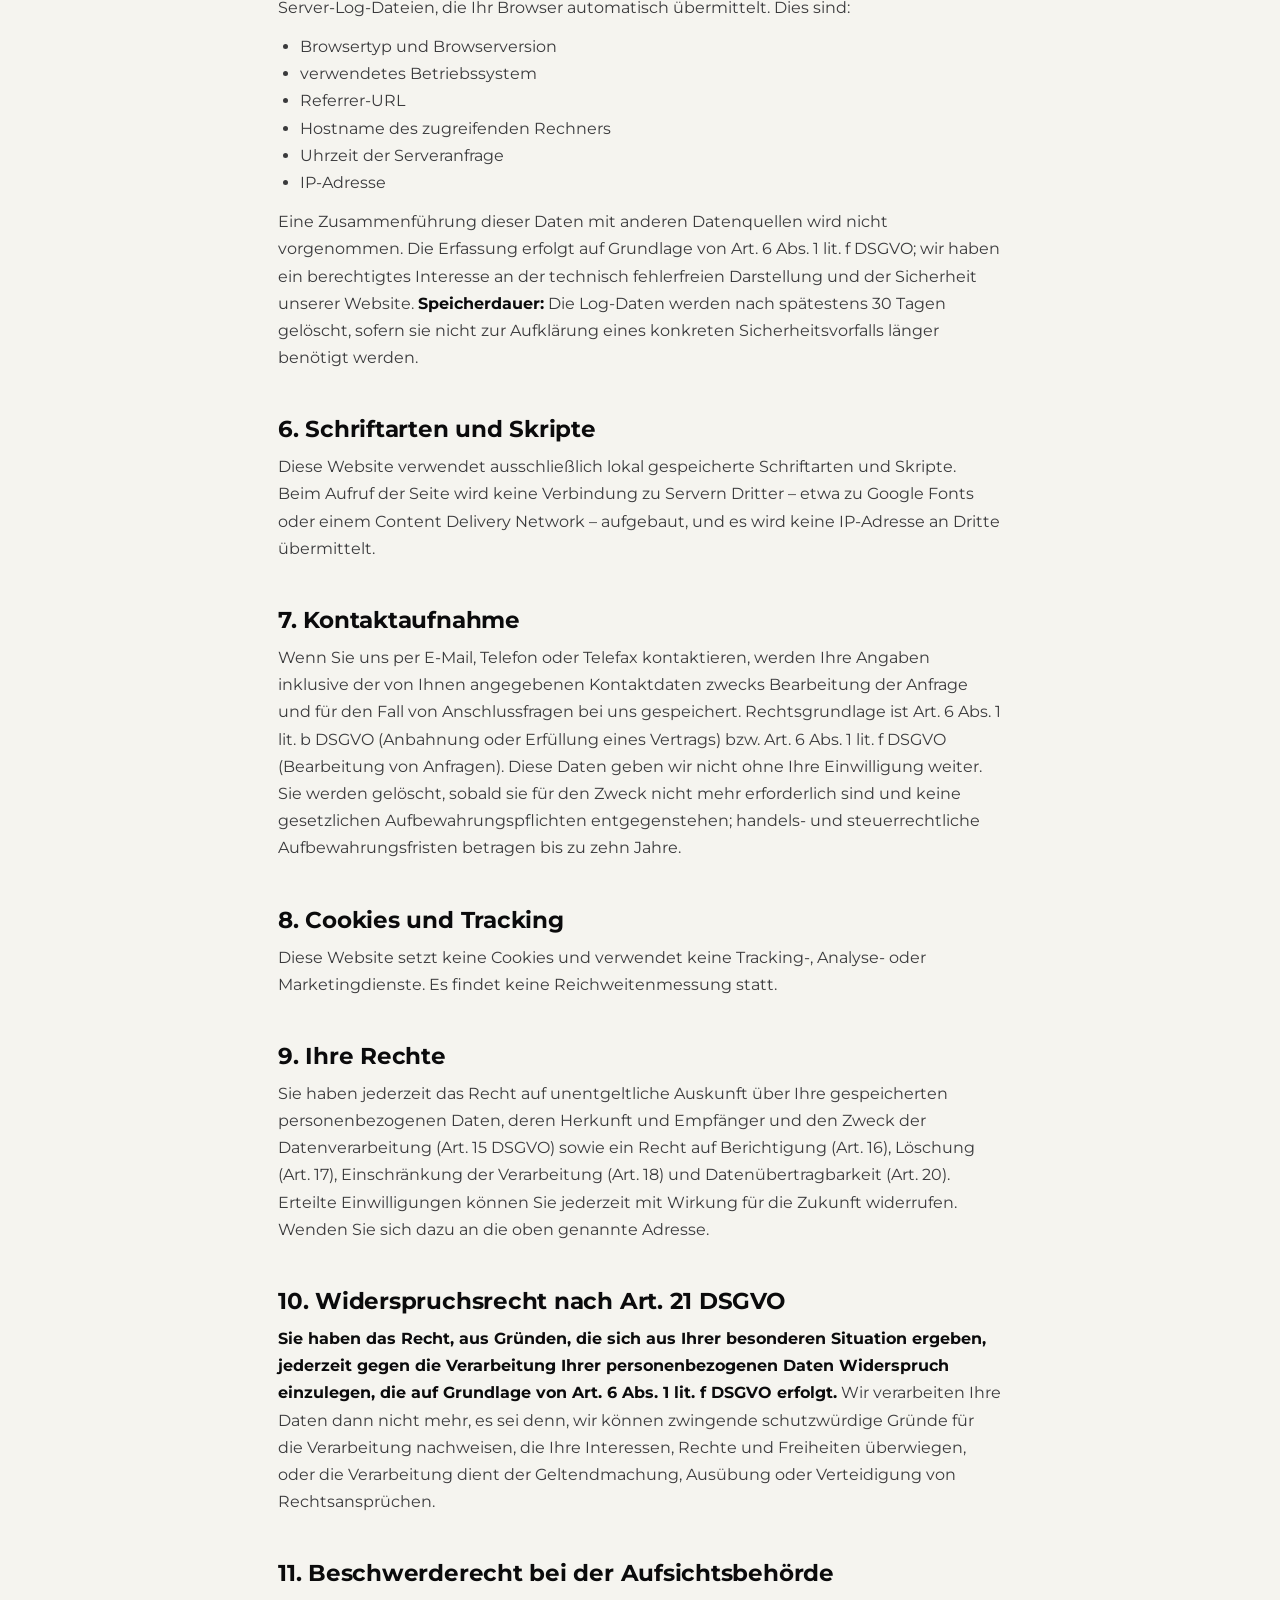
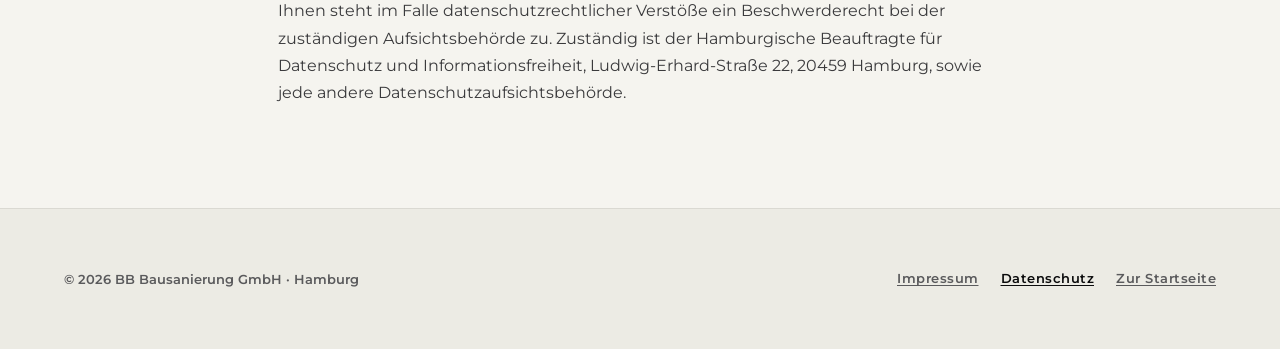
<file: bbbausanierung/datenschutz.html>
<!DOCTYPE html>
<html lang="de">
<head>
<meta charset="utf-8">
<meta name="viewport" content="width=device-width, initial-scale=1, viewport-fit=cover">
<title>Datenschutzerklärung — BB Bausanierung</title>
<meta name="robots" content="noindex,follow">
<link rel="canonical" href="https://www.bbbausanierung.de/datenschutz">
<meta name="theme-color" content="#F5F4EF">
<link rel="icon" href="assets/img/bb-mark.svg" type="image/svg+xml">
<link rel="icon" href="assets/img/favicon.png" type="image/png" sizes="64x64">
<link rel="apple-touch-icon" href="assets/img/apple-touch-icon.png">
<style>
  @font-face{font-family:'Barlow Condensed';font-style:normal;font-weight:800;font-display:swap;src:url(assets/fonts/barlow-condensed-800-latin.woff2) format('woff2')}
  @font-face{font-family:'Montserrat';font-style:normal;font-weight:400 700;font-display:swap;src:url(assets/fonts/montserrat-var-latin.woff2) format('woff2')}
  :root{
    --paper:#F5F4EF; --paper-2:#ECEBE4; --ink:#0B0B0C; --ink-2:#5A5A5C; --text:#3A3A3C;
    --accent:#F5B331; --accent-text:#9A5A06; --todo-bg:#FFF3D6; --todo-ink:#8A5005;
  }
  *{box-sizing:border-box}
  html{-webkit-text-size-adjust:100%;-webkit-tap-highlight-color:transparent}
  body{margin:0;background:var(--paper);color:var(--ink);font-family:'Montserrat',-apple-system,system-ui,sans-serif;font-weight:400;-webkit-font-smoothing:antialiased}
  img{display:block;max-width:100%}
  a{color:var(--accent-text);text-decoration:underline;text-underline-offset:2px}
  .top{position:sticky;top:0;z-index:60;display:flex;align-items:center;justify-content:space-between;gap:20px;padding:14px max(env(safe-area-inset-left,0px),clamp(20px,5vw,64px));background:rgba(245,244,239,.94);backdrop-filter:blur(10px);-webkit-backdrop-filter:blur(10px);border-bottom:1px solid rgba(11,11,12,.08)}
  .top__logo{display:flex;align-items:center;gap:10px;min-height:44px;color:var(--ink);font-family:'Barlow Condensed',Impact,sans-serif;font-weight:800;text-transform:uppercase;font-size:20px;text-decoration:none}
  .top__logo img{height:30px;width:auto}
  .top__btn{display:inline-flex;align-items:center;min-height:44px;background:var(--accent);color:var(--ink);border:2px solid var(--ink);font-family:'Barlow Condensed',Impact,sans-serif;font-weight:800;text-transform:uppercase;font-size:17px;padding:8px 18px;border-radius:12px;text-decoration:none}
  .wrap{max-width:820px;margin:0 auto;padding:clamp(48px,7vw,96px) clamp(20px,5vw,48px)}
  .wrap h1{font-family:'Barlow Condensed',Impact,sans-serif;font-weight:800;text-transform:uppercase;font-size:clamp(44px,7vw,84px);line-height:.95;letter-spacing:-.015em;margin:0 0 8px}
  .wrap .lead{color:var(--accent-text);font-weight:700;font-size:12px;letter-spacing:.14em;text-transform:uppercase;margin:0 0 clamp(28px,4vw,44px)}
  .wrap h2{font-weight:700;font-size:clamp(18px,2vw,23px);letter-spacing:-.01em;margin:clamp(30px,4vw,44px) 0 10px}
  .wrap p{font-size:16px;line-height:1.7;color:var(--text);margin:0 0 12px}
  .wrap ul{font-size:16px;line-height:1.7;color:var(--text);margin:0 0 12px;padding-left:22px}
  .wrap strong{color:var(--ink)}
  footer{background:var(--paper-2);border-top:1px solid rgba(11,11,12,.08);padding:clamp(30px,4vw,48px) clamp(20px,5vw,64px) calc(clamp(30px,4vw,48px) + env(safe-area-inset-bottom,0px))}
  footer div{max-width:1320px;margin:0 auto;display:flex;flex-wrap:wrap;align-items:center;justify-content:space-between;gap:14px 28px;font-weight:600;font-size:13px;color:var(--ink-2)}
  footer nav{display:flex;flex-wrap:wrap;gap:22px}
  footer nav a{display:inline-flex;align-items:center;min-height:44px;color:var(--ink-2);font-size:12.5px;letter-spacing:.04em}
  footer nav a[aria-current]{color:var(--ink)}
  @media (prefers-reduced-motion:reduce){*{animation:none!important;transition:none!important}}
</style>
</head>
<body>
<nav class="top" aria-label="Seitennavigation">
  <a class="top__logo" href="/"><img src="assets/img/bb-mark.svg" alt="">BB Bausanierung</a>
  <a class="top__btn" href="/">Zur Startseite</a>
</nav>

<main class="wrap">
  <p class="lead">Rechtliches</p>
  <h1>Datenschutz&shy;erklärung</h1>

  <h2>1. Verantwortlicher</h2>
  <p>Verantwortlich für die Datenverarbeitung auf dieser Website ist:</p>
  <p><strong>BB Bausanierung GmbH</strong><br>Hummelsbüttler Dorfstraße 17<br>22339 Hamburg<br>Telefon: <a href="tel:+494063273268">040 / 632 732 68</a><br>E-Mail: <a href="mailto:info@bbbausanierung.de">info@bbbausanierung.de</a></p>

  <h2>2. Allgemeine Hinweise</h2>
  <p>Der Schutz Ihrer personenbezogenen Daten ist uns wichtig. Wir behandeln Ihre Daten vertraulich und entsprechend der gesetzlichen Datenschutzvorschriften (DSGVO, BDSG) sowie dieser Datenschutzerklärung. Diese Website bindet keine Inhalte Dritter ein: Schriftarten, Skripte und Bilder liegen auf unserem eigenen Webspace. Beim bloßen Besuch der Seite werden deshalb nur die Daten verarbeitet, die für die Auslieferung und die Sicherheit der Seite technisch erforderlich sind.</p>

  <h2>3. Hosting</h2>
  <p>Diese Website wird bei einem externen Dienstleister gehostet. Anbieter ist:</p>
  <p><strong>Vercel Inc.</strong>, 440 N Barranca Ave #4133, Covina, CA 91723, USA.</p>
  <p>Die Daten, die beim Aufruf dieser Website anfallen, werden auf den Servern des Hosters verarbeitet. Hierbei handelt es sich vor allem um IP-Adressen, Meta- und Kommunikationsdaten sowie Zugriffsdaten (Server-Logfiles). Der Einsatz des Hosters erfolgt im Interesse einer sicheren, schnellen und effizienten Bereitstellung unseres Online-Angebots durch einen professionellen Anbieter (Art. 6 Abs. 1 lit. f DSGVO). Mit dem Hoster ist ein Vertrag über Auftragsverarbeitung nach Art. 28 DSGVO zu schließen; die Auslieferung erfolgt über Server in der Europäischen Union. Soweit dabei Daten in die USA übermittelt werden, stützt sich die Übermittlung auf die Standardvertragsklauseln der EU-Kommission (Art. 46 Abs. 2 lit. c DSGVO); Vercel Inc. ist zudem unter dem EU-US Data Privacy Framework zertifiziert. Weitere Informationen: <a href="https://vercel.com/legal/privacy-policy" target="_blank" rel="noopener">vercel.com/legal/privacy-policy</a>.</p>

  <h2>4. SSL-/TLS-Verschlüsselung</h2>
  <p>Diese Seite nutzt aus Sicherheitsgründen und zum Schutz der Übertragung vertraulicher Inhalte eine SSL-/TLS-Verschlüsselung. Eine verschlüsselte Verbindung erkennen Sie am „https://“ in der Adresszeile Ihres Browsers.</p>

  <h2>5. Server-Log-Dateien</h2>
  <p>Der Provider der Seiten erhebt und speichert automatisch Informationen in sogenannten Server-Log-Dateien, die Ihr Browser automatisch übermittelt. Dies sind:</p>
  <ul>
    <li>Browsertyp und Browserversion</li>
    <li>verwendetes Betriebssystem</li>
    <li>Referrer-URL</li>
    <li>Hostname des zugreifenden Rechners</li>
    <li>Uhrzeit der Serveranfrage</li>
    <li>IP-Adresse</li>
  </ul>
  <p>Eine Zusammenführung dieser Daten mit anderen Datenquellen wird nicht vorgenommen. Die Erfassung erfolgt auf Grundlage von Art. 6 Abs. 1 lit. f DSGVO; wir haben ein berechtigtes Interesse an der technisch fehlerfreien Darstellung und der Sicherheit unserer Website. <strong>Speicherdauer:</strong> Die Log-Daten werden nach spätestens 30 Tagen gelöscht, sofern sie nicht zur Aufklärung eines konkreten Sicherheitsvorfalls länger benötigt werden.</p>

  <h2>6. Schriftarten und Skripte</h2>
  <p>Diese Website verwendet ausschließlich lokal gespeicherte Schriftarten und Skripte. Beim Aufruf der Seite wird keine Verbindung zu Servern Dritter – etwa zu Google Fonts oder einem Content Delivery Network – aufgebaut, und es wird keine IP-Adresse an Dritte übermittelt.</p>

  <h2>7. Kontaktaufnahme</h2>
  <p>Wenn Sie uns per E-Mail, Telefon oder Telefax kontaktieren, werden Ihre Angaben inklusive der von Ihnen angegebenen Kontaktdaten zwecks Bearbeitung der Anfrage und für den Fall von Anschlussfragen bei uns gespeichert. Rechtsgrundlage ist Art. 6 Abs. 1 lit. b DSGVO (Anbahnung oder Erfüllung eines Vertrags) bzw. Art. 6 Abs. 1 lit. f DSGVO (Bearbeitung von Anfragen). Diese Daten geben wir nicht ohne Ihre Einwilligung weiter. Sie werden gelöscht, sobald sie für den Zweck nicht mehr erforderlich sind und keine gesetzlichen Aufbewahrungspflichten entgegenstehen; handels- und steuerrechtliche Aufbewahrungsfristen betragen bis zu zehn Jahre.</p>

  <h2>8. Cookies und Tracking</h2>
  <p>Diese Website setzt keine Cookies und verwendet keine Tracking-, Analyse- oder Marketingdienste. Es findet keine Reichweitenmessung statt.</p>

  <h2>9. Ihre Rechte</h2>
  <p>Sie haben jederzeit das Recht auf unentgeltliche Auskunft über Ihre gespeicherten personenbezogenen Daten, deren Herkunft und Empfänger und den Zweck der Datenverarbeitung (Art. 15 DSGVO) sowie ein Recht auf Berichtigung (Art. 16), Löschung (Art. 17), Einschränkung der Verarbeitung (Art. 18) und Datenübertragbarkeit (Art. 20). Erteilte Einwilligungen können Sie jederzeit mit Wirkung für die Zukunft widerrufen. Wenden Sie sich dazu an die oben genannte Adresse.</p>

  <h2>10. Widerspruchsrecht nach Art. 21 DSGVO</h2>
  <p><strong>Sie haben das Recht, aus Gründen, die sich aus Ihrer besonderen Situation ergeben, jederzeit gegen die Verarbeitung Ihrer personenbezogenen Daten Widerspruch einzulegen, die auf Grundlage von Art. 6 Abs. 1 lit. f DSGVO erfolgt.</strong> Wir verarbeiten Ihre Daten dann nicht mehr, es sei denn, wir können zwingende schutzwürdige Gründe für die Verarbeitung nachweisen, die Ihre Interessen, Rechte und Freiheiten überwiegen, oder die Verarbeitung dient der Geltendmachung, Ausübung oder Verteidigung von Rechtsansprüchen.</p>

  <h2>11. Beschwerderecht bei der Aufsichtsbehörde</h2>
  <p>Ihnen steht im Falle datenschutzrechtlicher Verstöße ein Beschwerderecht bei der zuständigen Aufsichtsbehörde zu. Zuständig ist der Hamburgische Beauftragte für Datenschutz und Informationsfreiheit, Ludwig-Erhard-Straße 22, 20459 Hamburg, sowie jede andere Datenschutzaufsichtsbehörde.</p>
</main>

<footer>
  <div>
    <span>© 2026 BB Bausanierung GmbH · Hamburg</span>
    <nav aria-label="Rechtliches">
      <a href="/impressum">Impressum</a>
      <a href="/datenschutz" aria-current="page">Datenschutz</a>
      <a href="/">Zur Startseite</a>
    </nav>
  </div>
</footer>
</body>
</html>
</file>
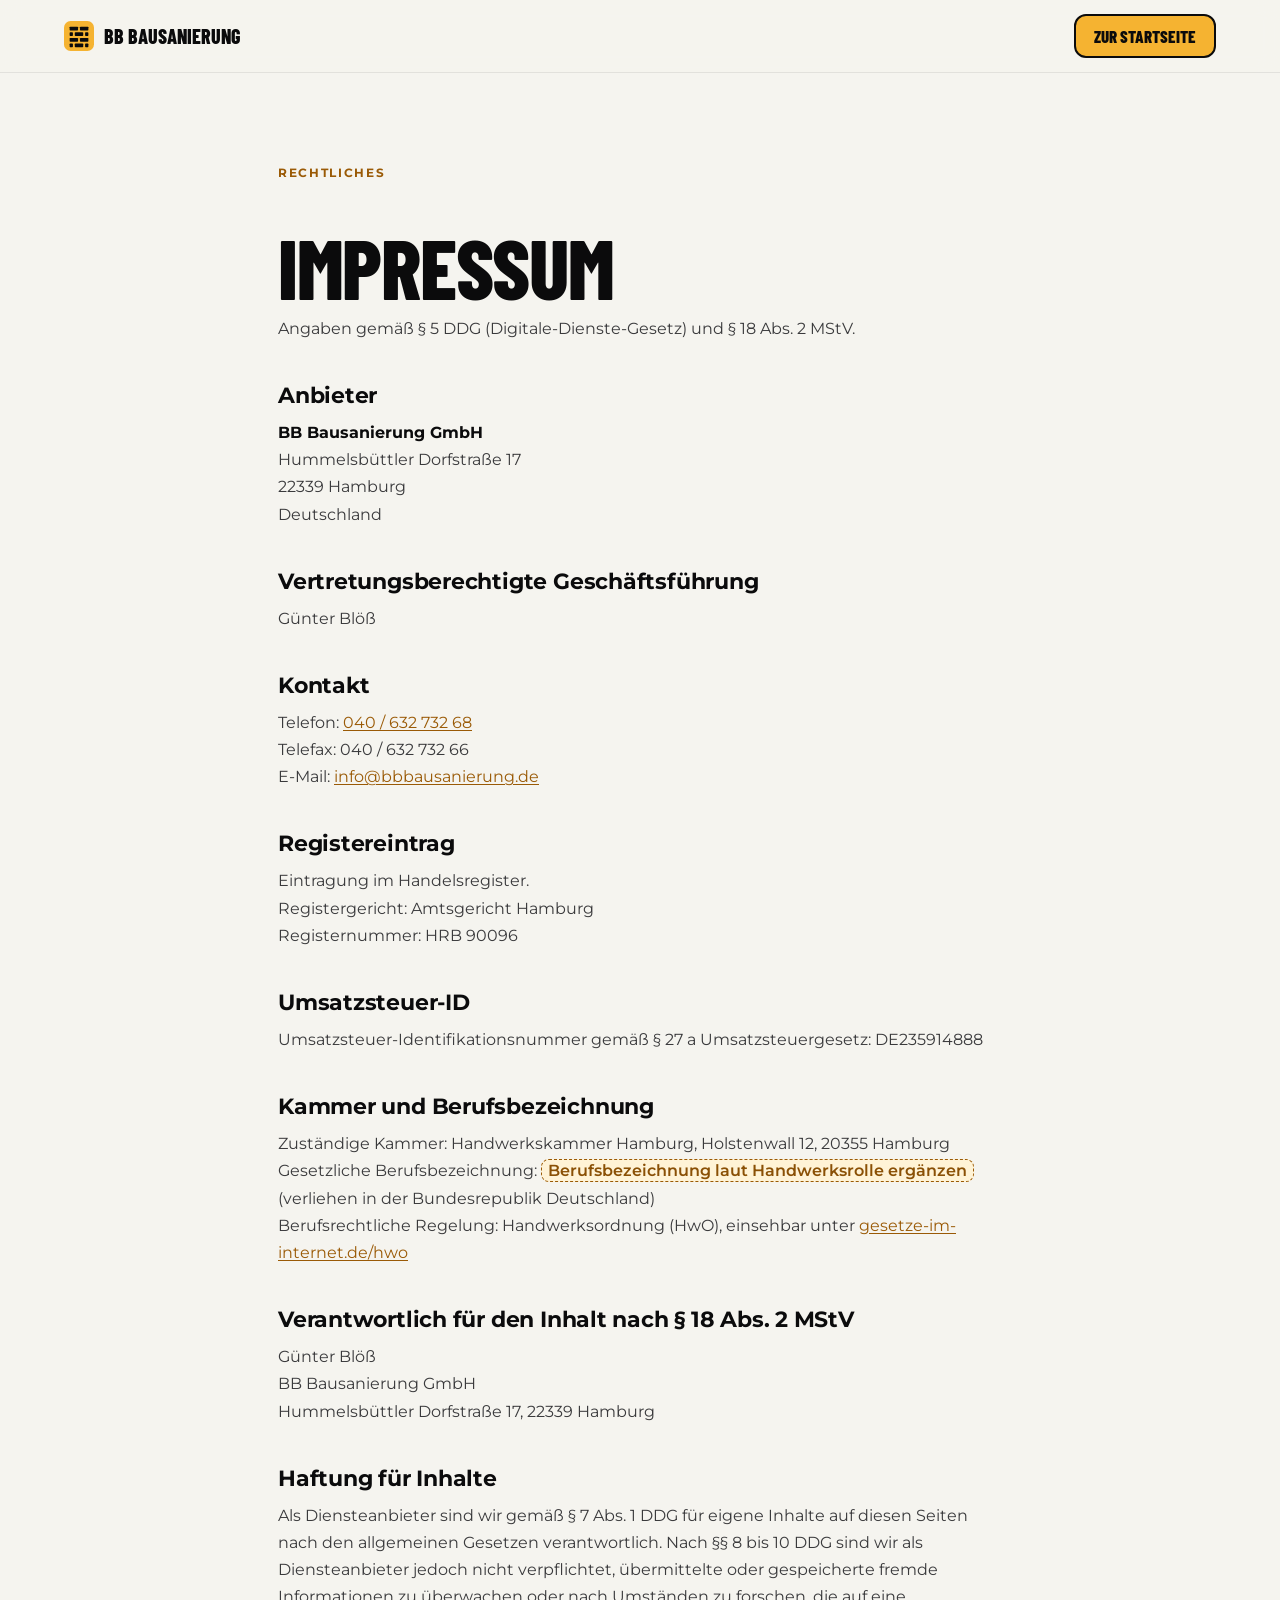
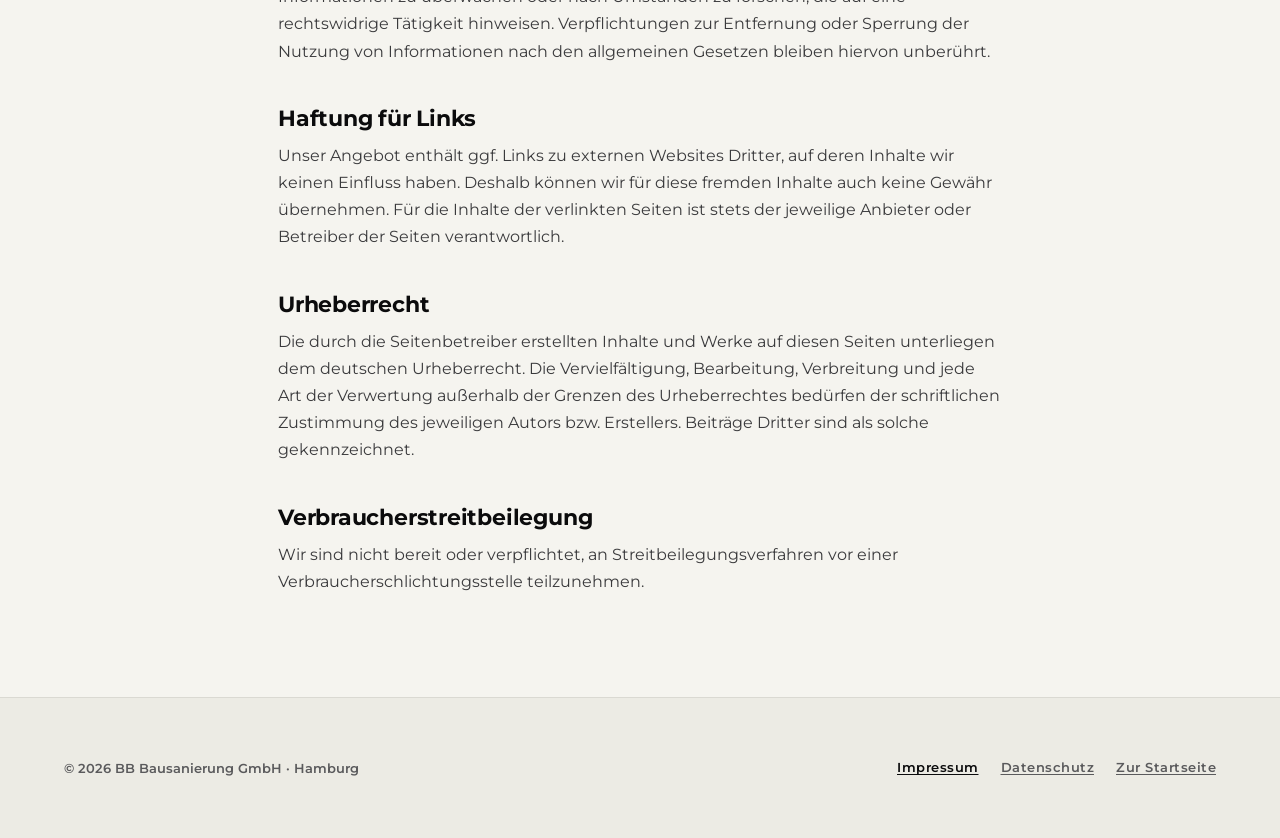
<file: bbbausanierung/impressum.html>
<!DOCTYPE html>
<html lang="de">
<head>
<meta charset="utf-8">
<meta name="viewport" content="width=device-width, initial-scale=1, viewport-fit=cover">
<title>Impressum — BB Bausanierung</title>
<meta name="robots" content="noindex,follow">
<link rel="canonical" href="https://www.bbbausanierung.de/impressum">
<meta name="theme-color" content="#F5F4EF">
<link rel="icon" href="assets/img/bb-mark.svg" type="image/svg+xml">
<link rel="icon" href="assets/img/favicon.png" type="image/png" sizes="64x64">
<link rel="apple-touch-icon" href="assets/img/apple-touch-icon.png">
<style>
  @font-face{font-family:'Barlow Condensed';font-style:normal;font-weight:800;font-display:swap;src:url(assets/fonts/barlow-condensed-800-latin.woff2) format('woff2')}
  @font-face{font-family:'Montserrat';font-style:normal;font-weight:400 700;font-display:swap;src:url(assets/fonts/montserrat-var-latin.woff2) format('woff2')}
  :root{
    --paper:#F5F4EF; --paper-2:#ECEBE4; --ink:#0B0B0C; --ink-2:#5A5A5C; --text:#3A3A3C;
    --accent:#F5B331; --accent-text:#9A5A06; --todo-bg:#FFF3D6; --todo-ink:#8A5005;
  }
  *{box-sizing:border-box}
  html{-webkit-text-size-adjust:100%;-webkit-tap-highlight-color:transparent}
  body{margin:0;background:var(--paper);color:var(--ink);font-family:'Montserrat',-apple-system,system-ui,sans-serif;font-weight:400;-webkit-font-smoothing:antialiased}
  img{display:block;max-width:100%}
  a{color:var(--accent-text);text-decoration:underline;text-underline-offset:2px}
  .top{position:sticky;top:0;z-index:60;display:flex;align-items:center;justify-content:space-between;gap:20px;padding:14px max(env(safe-area-inset-left,0px),clamp(20px,5vw,64px));background:rgba(245,244,239,.94);backdrop-filter:blur(10px);-webkit-backdrop-filter:blur(10px);border-bottom:1px solid rgba(11,11,12,.08)}
  .top__logo{display:flex;align-items:center;gap:10px;min-height:44px;color:var(--ink);font-family:'Barlow Condensed',Impact,sans-serif;font-weight:800;text-transform:uppercase;font-size:20px;text-decoration:none}
  .top__logo img{height:30px;width:auto}
  .top__btn{display:inline-flex;align-items:center;min-height:44px;background:var(--accent);color:var(--ink);border:2px solid var(--ink);font-family:'Barlow Condensed',Impact,sans-serif;font-weight:800;text-transform:uppercase;font-size:17px;padding:8px 18px;border-radius:12px;text-decoration:none}
  .wrap{max-width:820px;margin:0 auto;padding:clamp(48px,7vw,96px) clamp(20px,5vw,48px)}
  .wrap h1{font-family:'Barlow Condensed',Impact,sans-serif;font-weight:800;text-transform:uppercase;font-size:clamp(44px,7vw,84px);line-height:.95;letter-spacing:-.015em;margin:0 0 8px}
  .wrap .lead{color:var(--accent-text);font-weight:700;font-size:12px;letter-spacing:.14em;text-transform:uppercase;margin:0 0 clamp(28px,4vw,44px)}
  .wrap h2{font-weight:700;font-size:clamp(18px,2vw,22px);letter-spacing:-.01em;margin:clamp(28px,3.5vw,40px) 0 10px}
  .wrap p{font-size:16px;line-height:1.7;color:var(--text);margin:0 0 12px}
  .wrap strong{color:var(--ink)}
  .todo{background:var(--todo-bg);border:1px dashed var(--accent-text);border-radius:8px;padding:1px 6px;color:var(--todo-ink);font-weight:600}
  footer{background:var(--paper-2);border-top:1px solid rgba(11,11,12,.08);padding:clamp(30px,4vw,48px) clamp(20px,5vw,64px) calc(clamp(30px,4vw,48px) + env(safe-area-inset-bottom,0px))}
  footer div{max-width:1320px;margin:0 auto;display:flex;flex-wrap:wrap;align-items:center;justify-content:space-between;gap:14px 28px;font-weight:600;font-size:13px;color:var(--ink-2)}
  footer nav{display:flex;flex-wrap:wrap;gap:22px}
  footer nav a{display:inline-flex;align-items:center;min-height:44px;color:var(--ink-2);font-size:12.5px;letter-spacing:.04em}
  footer nav a[aria-current]{color:var(--ink)}
  @media (prefers-reduced-motion:reduce){*{animation:none!important;transition:none!important}}
</style>
</head>
<body>
<nav class="top" aria-label="Seitennavigation">
  <a class="top__logo" href="/"><img src="assets/img/bb-mark.svg" alt="">BB Bausanierung</a>
  <a class="top__btn" href="/">Zur Startseite</a>
</nav>

<main class="wrap">
  <p class="lead">Rechtliches</p>
  <h1>Impressum</h1>
  <p>Angaben gemäß § 5 DDG (Digitale-Dienste-Gesetz) und § 18 Abs. 2 MStV.</p>

  <h2>Anbieter</h2>
  <p><strong>BB Bausanierung GmbH</strong><br>Hummelsbüttler Dorfstraße 17<br>22339 Hamburg<br>Deutschland</p>

  <h2>Vertretungsberechtigte Geschäftsführung</h2>
  <!-- Aus dem Impressum der alten Seite und dem Handelsregister übernommen. Vor dem Livegang vom Unternehmen bestätigen lassen. -->
  <p>Günter Blöß</p>

  <h2>Kontakt</h2>
  <p>Telefon: <a href="tel:+494063273268">040 / 632 732 68</a><br>Telefax: 040 / 632 732 66<br>E-Mail: <a href="mailto:info@bbbausanierung.de">info@bbbausanierung.de</a></p>

  <h2>Registereintrag</h2>
  <p>Eintragung im Handelsregister.<br>Registergericht: Amtsgericht Hamburg<br>Registernummer: HRB 90096</p>

  <h2>Umsatzsteuer-ID</h2>
  <!-- Aus dem Impressum der alten Seite übernommen. Vor dem Livegang bestätigen lassen. -->
  <p>Umsatzsteuer-Identifikationsnummer gemäß § 27 a Umsatzsteuergesetz: DE235914888</p>

  <h2>Kammer und Berufsbezeichnung</h2>
  <p>Zuständige Kammer: Handwerkskammer Hamburg, Holstenwall 12, 20355 Hamburg<br>
  Gesetzliche Berufsbezeichnung: <span class="todo">Berufsbezeichnung laut Handwerksrolle ergänzen</span> (verliehen in der Bundesrepublik Deutschland)<br>
  Berufsrechtliche Regelung: Handwerksordnung (HwO), einsehbar unter <a href="https://www.gesetze-im-internet.de/hwo/" target="_blank" rel="noopener">gesetze-im-internet.de/hwo</a></p>

  <h2>Verantwortlich für den Inhalt nach § 18 Abs. 2 MStV</h2>
  <p>Günter Blöß<br>BB Bausanierung GmbH<br>Hummelsbüttler Dorfstraße 17, 22339 Hamburg</p>

  <h2>Haftung für Inhalte</h2>
  <p>Als Diensteanbieter sind wir gemäß § 7 Abs. 1 DDG für eigene Inhalte auf diesen Seiten nach den allgemeinen Gesetzen verantwortlich. Nach §§ 8 bis 10 DDG sind wir als Diensteanbieter jedoch nicht verpflichtet, übermittelte oder gespeicherte fremde Informationen zu überwachen oder nach Umständen zu forschen, die auf eine rechtswidrige Tätigkeit hinweisen. Verpflichtungen zur Entfernung oder Sperrung der Nutzung von Informationen nach den allgemeinen Gesetzen bleiben hiervon unberührt.</p>

  <h2>Haftung für Links</h2>
  <p>Unser Angebot enthält ggf. Links zu externen Websites Dritter, auf deren Inhalte wir keinen Einfluss haben. Deshalb können wir für diese fremden Inhalte auch keine Gewähr übernehmen. Für die Inhalte der verlinkten Seiten ist stets der jeweilige Anbieter oder Betreiber der Seiten verantwortlich.</p>

  <h2>Urheberrecht</h2>
  <p>Die durch die Seitenbetreiber erstellten Inhalte und Werke auf diesen Seiten unterliegen dem deutschen Urheberrecht. Die Vervielfältigung, Bearbeitung, Verbreitung und jede Art der Verwertung außerhalb der Grenzen des Urheberrechtes bedürfen der schriftlichen Zustimmung des jeweiligen Autors bzw. Erstellers. Beiträge Dritter sind als solche gekennzeichnet.</p>

  <h2>Verbraucherstreitbeilegung</h2>
  <p>Wir sind nicht bereit oder verpflichtet, an Streitbeilegungsverfahren vor einer Verbraucherschlichtungsstelle teilzunehmen.</p>
</main>

<footer>
  <div>
    <span>© 2026 BB Bausanierung GmbH · Hamburg</span>
    <nav aria-label="Rechtliches">
      <a href="/impressum" aria-current="page">Impressum</a>
      <a href="/datenschutz">Datenschutz</a>
      <a href="/">Zur Startseite</a>
    </nav>
  </div>
</footer>
</body>
</html>
</file>
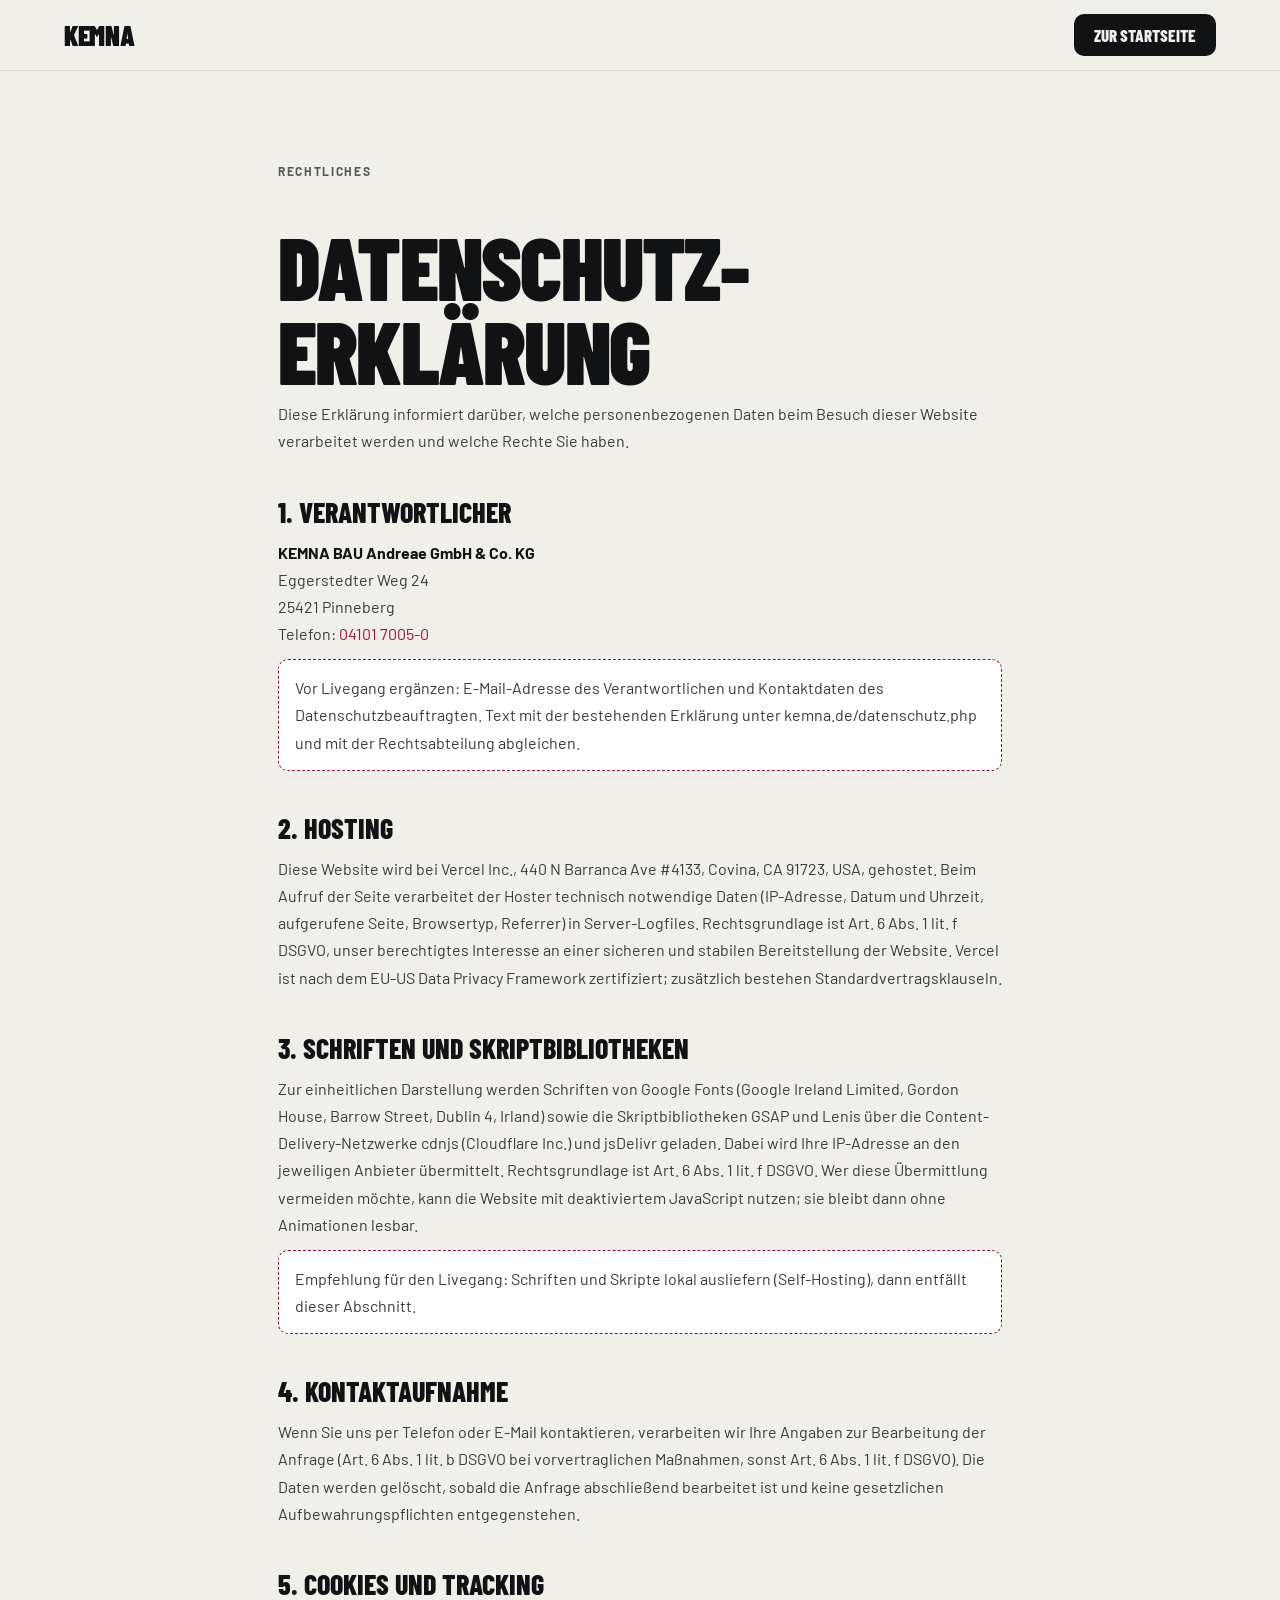
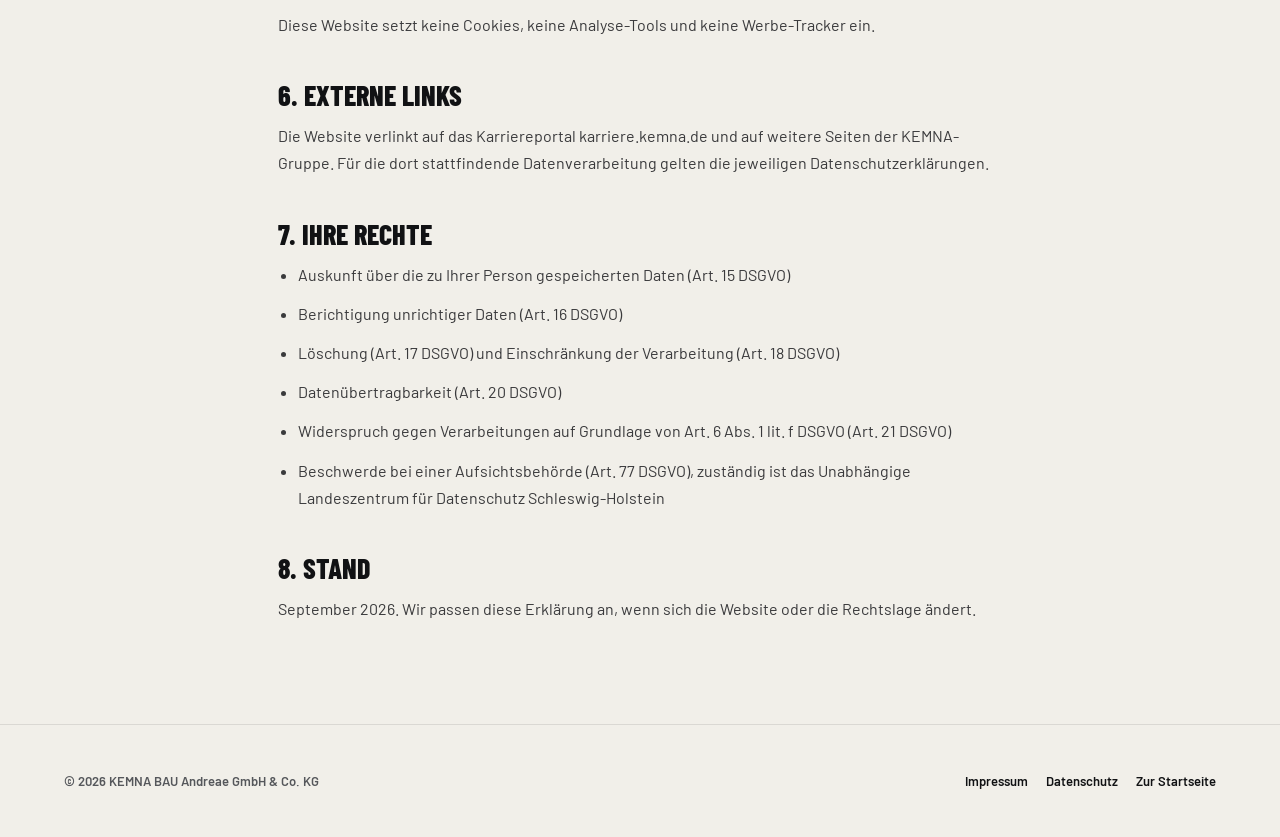
<file: kemna/datenschutz.html>
<!DOCTYPE html>
<html lang="de">
<head>
<meta charset="utf-8">
<meta name="viewport" content="width=device-width, initial-scale=1">
<title>Datenschutz – KEMNA</title>
<meta name="robots" content="noindex,follow">
<meta name="description" content="Datenschutzerklärung der KEMNA BAU Andreae GmbH & Co. KG, Pinneberg.">
<link rel="canonical" href="https://www.kemna.de/datenschutz">
<meta name="theme-color" content="#F1EFE9">
<link rel="icon" href="assets/img/favicon.svg" type="image/svg+xml">
<link rel="preconnect" href="https://fonts.googleapis.com">
<link rel="preconnect" href="https://fonts.gstatic.com" crossorigin>
<link href="https://fonts.googleapis.com/css2?family=Barlow+Condensed:wght@800;900&family=Barlow:wght@400;600;700&display=swap" rel="stylesheet">
<style>
  *{box-sizing:border-box}
  html{-webkit-text-size-adjust:100%}
  body{margin:0;background:#F1EFE9;color:#111214;font-family:'Barlow',-apple-system,system-ui,sans-serif;font-weight:400;-webkit-font-smoothing:antialiased}
  a{color:#A3123A;text-decoration:none}
  a:hover{text-decoration:underline}
  :focus-visible{outline:3px solid #111214;outline-offset:3px}
  nav{position:sticky;top:0;z-index:60;display:flex;align-items:center;justify-content:space-between;gap:20px;padding:14px clamp(20px,5vw,64px);background:rgba(241,239,233,.92);backdrop-filter:blur(10px);-webkit-backdrop-filter:blur(10px);border-bottom:1px solid rgba(17,18,20,.1)}
  nav .mark{font-family:'Barlow Condensed',Impact,sans-serif;font-weight:900;font-size:28px;text-transform:uppercase;color:#111214;letter-spacing:-.01em}
  nav .back{background:#111214;color:#F1EFE9;font-family:'Barlow Condensed',Impact,sans-serif;font-weight:800;text-transform:uppercase;font-size:17px;padding:11px 20px;border-radius:10px}
  nav .back:hover{text-decoration:none;background:#B5163F;color:#F1EFE9}
  .wrap{max-width:820px;margin:0 auto;padding:clamp(48px,7vw,96px) clamp(20px,5vw,48px)}
  .wrap h1{font-family:'Barlow Condensed',Impact,sans-serif;font-weight:900;text-transform:uppercase;font-size:clamp(44px,7vw,88px);line-height:.95;letter-spacing:-.02em;margin:0 0 8px}
  .wrap .lead{color:#55575B;font-weight:700;font-size:12px;letter-spacing:.14em;text-transform:uppercase;margin:0 0 clamp(28px,4vw,44px)}
  .wrap h2{font-family:'Barlow Condensed',Impact,sans-serif;font-weight:800;text-transform:uppercase;font-size:clamp(22px,2.4vw,28px);margin:clamp(28px,3.5vw,40px) 0 10px}
  .wrap h3{font-weight:700;font-size:17px;margin:22px 0 6px}
  .wrap p,.wrap li{font-size:16px;line-height:1.7;color:#3A3A3C;margin:0 0 12px}
  .wrap ul{padding-left:20px;margin:0 0 12px}
  .wrap strong{color:#111214}
  .todo{background:#fff;border:1px dashed #8F1132;border-radius:10px;padding:14px 16px;color:#A3123A;font-size:14px}
  footer{border-top:1px solid rgba(17,18,20,.1);padding:clamp(30px,4vw,48px) clamp(20px,5vw,64px);display:flex;flex-wrap:wrap;align-items:center;justify-content:space-between;gap:14px 28px;font-size:13px;font-weight:600;color:#55575B}
  footer a{color:#111214;margin-left:18px}
</style>
</head>
<body>
<nav>
  <a class="mark" href="/#top">KEMNA</a>
  <a class="back" href="/">Zur Startseite</a>
</nav>

<main class="wrap">
  <p class="lead">Rechtliches</p>
  <h1>Datenschutz&shy;erklärung</h1>
  <p>Diese Erklärung informiert darüber, welche personenbezogenen Daten beim Besuch dieser Website verarbeitet werden und welche Rechte Sie haben.</p>

  <h2>1. Verantwortlicher</h2>
  <p><strong>KEMNA BAU Andreae GmbH &amp; Co. KG</strong><br>Eggerstedter Weg 24<br>25421 Pinneberg<br>Telefon: <a href="tel:+4941017005">04101 7005-0</a></p>
  <p class="todo">Vor Livegang ergänzen: E-Mail-Adresse des Verantwortlichen und Kontaktdaten des Datenschutzbeauftragten. Text mit der bestehenden Erklärung unter kemna.de/datenschutz.php und mit der Rechtsabteilung abgleichen.</p>

  <h2>2. Hosting</h2>
  <p>Diese Website wird bei Vercel Inc., 440 N Barranca Ave #4133, Covina, CA 91723, USA, gehostet. Beim Aufruf der Seite verarbeitet der Hoster technisch notwendige Daten (IP-Adresse, Datum und Uhrzeit, aufgerufene Seite, Browsertyp, Referrer) in Server-Logfiles. Rechtsgrundlage ist Art. 6 Abs. 1 lit. f DSGVO, unser berechtigtes Interesse an einer sicheren und stabilen Bereitstellung der Website. Vercel ist nach dem EU-US Data Privacy Framework zertifiziert; zusätzlich bestehen Standardvertragsklauseln.</p>

  <h2>3. Schriften und Skriptbibliotheken</h2>
  <p>Zur einheitlichen Darstellung werden Schriften von Google Fonts (Google Ireland Limited, Gordon House, Barrow Street, Dublin 4, Irland) sowie die Skriptbibliotheken GSAP und Lenis über die Content-Delivery-Netzwerke cdnjs (Cloudflare Inc.) und jsDelivr geladen. Dabei wird Ihre IP-Adresse an den jeweiligen Anbieter übermittelt. Rechtsgrundlage ist Art. 6 Abs. 1 lit. f DSGVO. Wer diese Übermittlung vermeiden möchte, kann die Website mit deaktiviertem JavaScript nutzen; sie bleibt dann ohne Animationen lesbar.</p>
  <p class="todo">Empfehlung für den Livegang: Schriften und Skripte lokal ausliefern (Self-Hosting), dann entfällt dieser Abschnitt.</p>

  <h2>4. Kontaktaufnahme</h2>
  <p>Wenn Sie uns per Telefon oder E-Mail kontaktieren, verarbeiten wir Ihre Angaben zur Bearbeitung der Anfrage (Art. 6 Abs. 1 lit. b DSGVO bei vorvertraglichen Maßnahmen, sonst Art. 6 Abs. 1 lit. f DSGVO). Die Daten werden gelöscht, sobald die Anfrage abschließend bearbeitet ist und keine gesetzlichen Aufbewahrungspflichten entgegenstehen.</p>

  <h2>5. Cookies und Tracking</h2>
  <p>Diese Website setzt keine Cookies, keine Analyse-Tools und keine Werbe-Tracker ein.</p>

  <h2>6. Externe Links</h2>
  <p>Die Website verlinkt auf das Karriereportal karriere.kemna.de und auf weitere Seiten der KEMNA-Gruppe. Für die dort stattfindende Datenverarbeitung gelten die jeweiligen Datenschutzerklärungen.</p>

  <h2>7. Ihre Rechte</h2>
  <ul>
    <li>Auskunft über die zu Ihrer Person gespeicherten Daten (Art. 15 DSGVO)</li>
    <li>Berichtigung unrichtiger Daten (Art. 16 DSGVO)</li>
    <li>Löschung (Art. 17 DSGVO) und Einschränkung der Verarbeitung (Art. 18 DSGVO)</li>
    <li>Datenübertragbarkeit (Art. 20 DSGVO)</li>
    <li>Widerspruch gegen Verarbeitungen auf Grundlage von Art. 6 Abs. 1 lit. f DSGVO (Art. 21 DSGVO)</li>
    <li>Beschwerde bei einer Aufsichtsbehörde (Art. 77 DSGVO), zuständig ist das Unabhängige Landeszentrum für Datenschutz Schleswig-Holstein</li>
  </ul>

  <h2>8. Stand</h2>
  <p>September 2026. Wir passen diese Erklärung an, wenn sich die Website oder die Rechtslage ändert.</p>
</main>

<footer>
  <span>© 2026 KEMNA BAU Andreae GmbH &amp; Co. KG</span>
  <span><a href="/impressum">Impressum</a><a href="/datenschutz">Datenschutz</a><a href="/#top">Zur Startseite</a></span>
</footer>
</body>
</html>
</file>
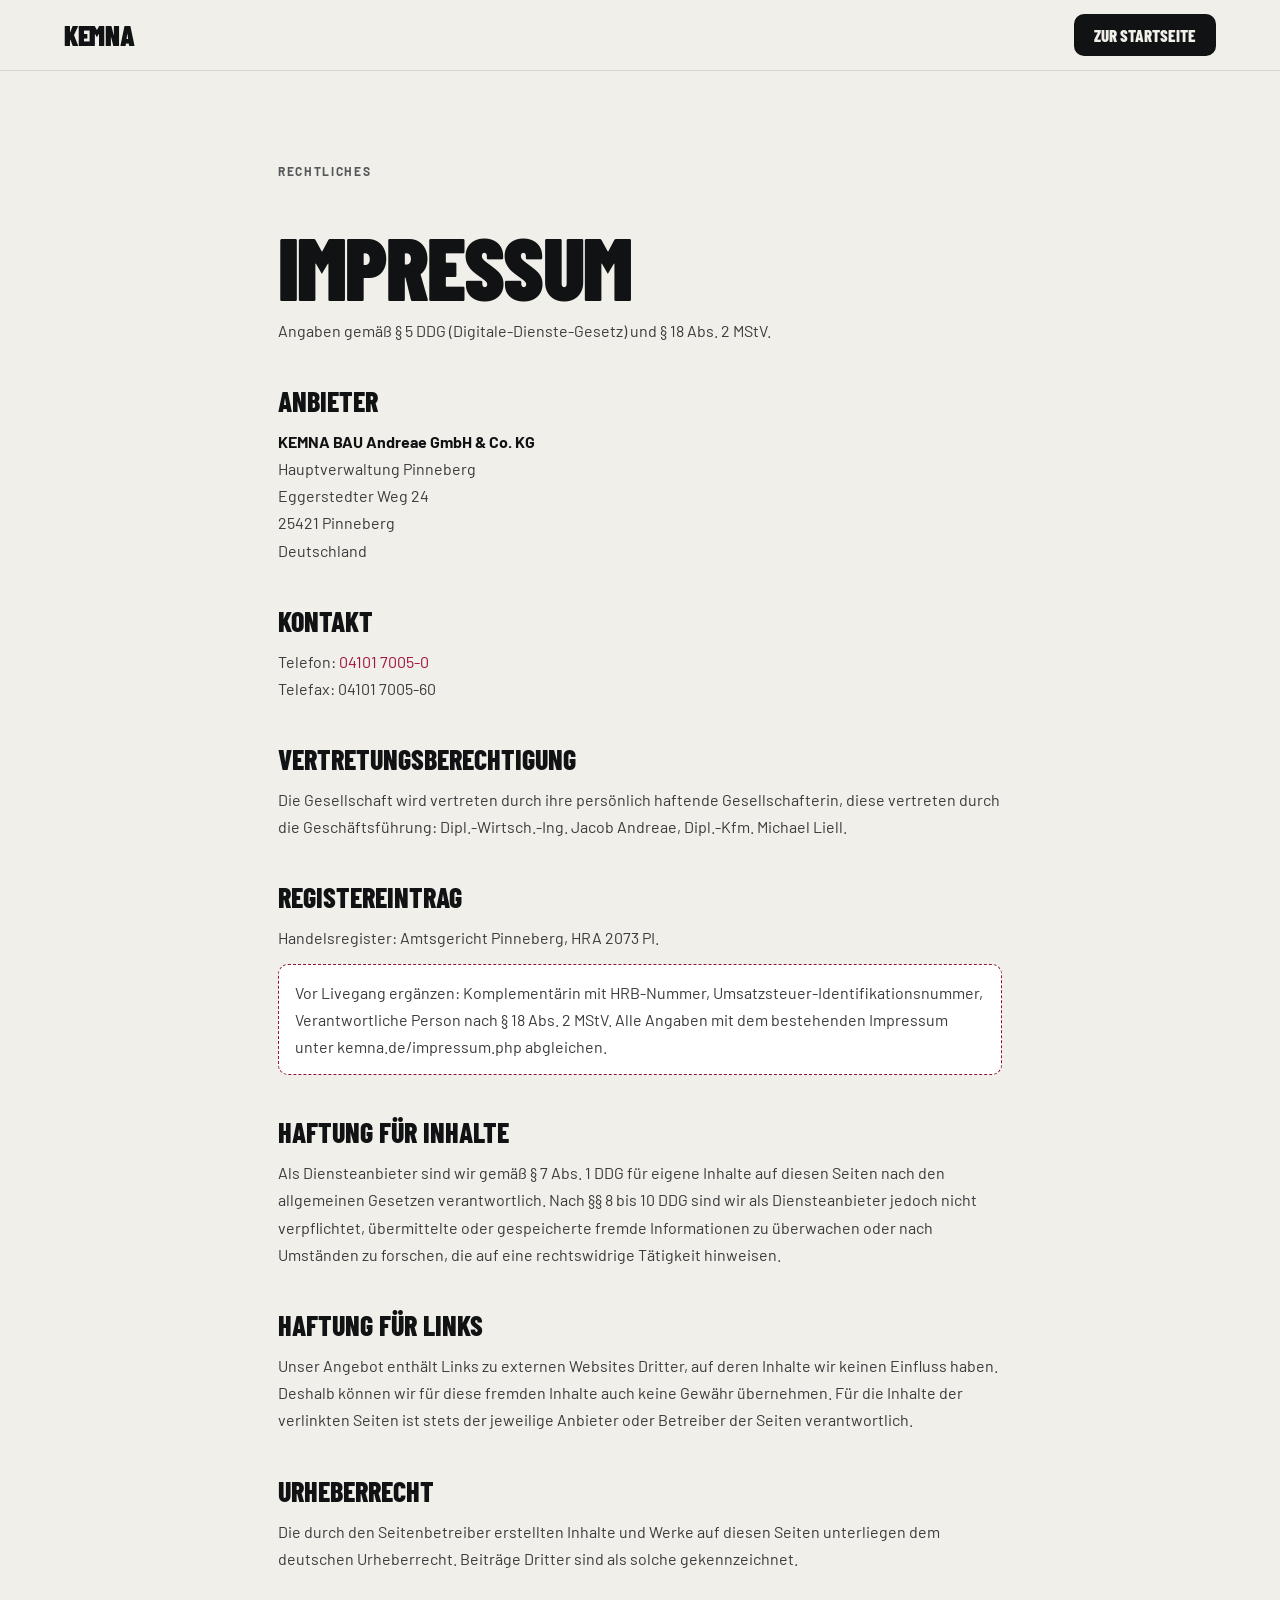
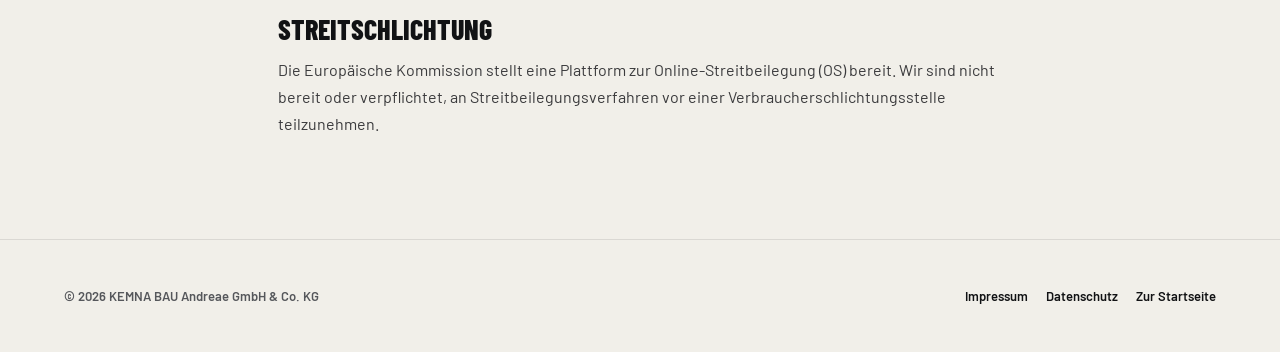
<file: kemna/impressum.html>
<!DOCTYPE html>
<html lang="de">
<head>
<meta charset="utf-8">
<meta name="viewport" content="width=device-width, initial-scale=1">
<title>Impressum – KEMNA</title>
<meta name="robots" content="noindex,follow">
<meta name="description" content="Impressum der KEMNA BAU Andreae GmbH & Co. KG, Pinneberg.">
<link rel="canonical" href="https://www.kemna.de/impressum">
<meta name="theme-color" content="#F1EFE9">
<link rel="icon" href="assets/img/favicon.svg" type="image/svg+xml">
<link rel="preconnect" href="https://fonts.googleapis.com">
<link rel="preconnect" href="https://fonts.gstatic.com" crossorigin>
<link href="https://fonts.googleapis.com/css2?family=Barlow+Condensed:wght@800;900&family=Barlow:wght@400;600;700&display=swap" rel="stylesheet">
<style>
  *{box-sizing:border-box}
  html{-webkit-text-size-adjust:100%}
  body{margin:0;background:#F1EFE9;color:#111214;font-family:'Barlow',-apple-system,system-ui,sans-serif;font-weight:400;-webkit-font-smoothing:antialiased}
  a{color:#A3123A;text-decoration:none}
  a:hover{text-decoration:underline}
  :focus-visible{outline:3px solid #111214;outline-offset:3px}
  nav{position:sticky;top:0;z-index:60;display:flex;align-items:center;justify-content:space-between;gap:20px;padding:14px clamp(20px,5vw,64px);background:rgba(241,239,233,.92);backdrop-filter:blur(10px);-webkit-backdrop-filter:blur(10px);border-bottom:1px solid rgba(17,18,20,.1)}
  nav .mark{font-family:'Barlow Condensed',Impact,sans-serif;font-weight:900;font-size:28px;text-transform:uppercase;color:#111214;letter-spacing:-.01em}
  nav .back{background:#111214;color:#F1EFE9;font-family:'Barlow Condensed',Impact,sans-serif;font-weight:800;text-transform:uppercase;font-size:17px;padding:11px 20px;border-radius:10px}
  nav .back:hover{text-decoration:none;background:#B5163F;color:#F1EFE9}
  .wrap{max-width:820px;margin:0 auto;padding:clamp(48px,7vw,96px) clamp(20px,5vw,48px)}
  .wrap h1{font-family:'Barlow Condensed',Impact,sans-serif;font-weight:900;text-transform:uppercase;font-size:clamp(44px,7vw,88px);line-height:.95;letter-spacing:-.02em;margin:0 0 8px}
  .wrap .lead{color:#55575B;font-weight:700;font-size:12px;letter-spacing:.14em;text-transform:uppercase;margin:0 0 clamp(28px,4vw,44px)}
  .wrap h2{font-family:'Barlow Condensed',Impact,sans-serif;font-weight:800;text-transform:uppercase;font-size:clamp(22px,2.4vw,28px);margin:clamp(28px,3.5vw,40px) 0 10px}
  .wrap p{font-size:16px;line-height:1.7;color:#3A3A3C;margin:0 0 12px}
  .wrap strong{color:#111214}
  .todo{background:#fff;border:1px dashed #8F1132;border-radius:10px;padding:14px 16px;color:#A3123A;font-size:14px}
  footer{border-top:1px solid rgba(17,18,20,.1);padding:clamp(30px,4vw,48px) clamp(20px,5vw,64px);display:flex;flex-wrap:wrap;align-items:center;justify-content:space-between;gap:14px 28px;font-size:13px;font-weight:600;color:#55575B}
  footer a{color:#111214;margin-left:18px}
</style>
</head>
<body>
<nav>
  <a class="mark" href="/#top">KEMNA</a>
  <a class="back" href="/">Zur Startseite</a>
</nav>

<main class="wrap">
  <p class="lead">Rechtliches</p>
  <h1>Impressum</h1>
  <p>Angaben gemäß § 5 DDG (Digitale-Dienste-Gesetz) und § 18 Abs. 2 MStV.</p>

  <h2>Anbieter</h2>
  <p><strong>KEMNA BAU Andreae GmbH &amp; Co. KG</strong><br>Hauptverwaltung Pinneberg<br>Eggerstedter Weg 24<br>25421 Pinneberg<br>Deutschland</p>

  <h2>Kontakt</h2>
  <p>Telefon: <a href="tel:+4941017005">04101 7005-0</a><br>Telefax: 04101 7005-60</p>

  <h2>Vertretungsberechtigung</h2>
  <p>Die Gesellschaft wird vertreten durch ihre persönlich haftende Gesellschafterin, diese vertreten durch die Geschäftsführung: Dipl.-Wirtsch.-Ing. Jacob Andreae, Dipl.-Kfm. Michael Liell.</p>

  <h2>Registereintrag</h2>
  <p>Handelsregister: Amtsgericht Pinneberg, HRA 2073 PI.</p>
  <p class="todo">Vor Livegang ergänzen: Komplementärin mit HRB-Nummer, Umsatzsteuer-Identifikationsnummer, Verantwortliche Person nach § 18 Abs. 2 MStV. Alle Angaben mit dem bestehenden Impressum unter kemna.de/impressum.php abgleichen.</p>

  <h2>Haftung für Inhalte</h2>
  <p>Als Diensteanbieter sind wir gemäß § 7 Abs. 1 DDG für eigene Inhalte auf diesen Seiten nach den allgemeinen Gesetzen verantwortlich. Nach §§ 8 bis 10 DDG sind wir als Diensteanbieter jedoch nicht verpflichtet, übermittelte oder gespeicherte fremde Informationen zu überwachen oder nach Umständen zu forschen, die auf eine rechtswidrige Tätigkeit hinweisen.</p>

  <h2>Haftung für Links</h2>
  <p>Unser Angebot enthält Links zu externen Websites Dritter, auf deren Inhalte wir keinen Einfluss haben. Deshalb können wir für diese fremden Inhalte auch keine Gewähr übernehmen. Für die Inhalte der verlinkten Seiten ist stets der jeweilige Anbieter oder Betreiber der Seiten verantwortlich.</p>

  <h2>Urheberrecht</h2>
  <p>Die durch den Seitenbetreiber erstellten Inhalte und Werke auf diesen Seiten unterliegen dem deutschen Urheberrecht. Beiträge Dritter sind als solche gekennzeichnet.</p>

  <h2>Streitschlichtung</h2>
  <p>Die Europäische Kommission stellt eine Plattform zur Online-Streitbeilegung (OS) bereit. Wir sind nicht bereit oder verpflichtet, an Streitbeilegungsverfahren vor einer Verbraucherschlichtungsstelle teilzunehmen.</p>
</main>

<footer>
  <span>© 2026 KEMNA BAU Andreae GmbH &amp; Co. KG</span>
  <span><a href="/impressum">Impressum</a><a href="/datenschutz">Datenschutz</a><a href="/#top">Zur Startseite</a></span>
</footer>
</body>
</html>
</file>
<file: bbbausanierung/style.css>
/* ---------- fonts (selbst gehostet, latin-Subset — keine Google-Server) ---------- */
@font-face{font-family:'Barlow Condensed';font-style:normal;font-weight:800;font-display:swap;src:url(assets/fonts/barlow-condensed-800-latin.woff2) format('woff2')}
@font-face{font-family:'Barlow Condensed';font-style:normal;font-weight:900;font-display:swap;src:url(assets/fonts/barlow-condensed-900-latin.woff2) format('woff2')}
@font-face{font-family:'Montserrat';font-style:normal;font-weight:400 700;font-display:swap;src:url(assets/fonts/montserrat-var-latin.woff2) format('woff2')}
@font-face{font-family:'Instrument Serif';font-style:normal;font-weight:400;font-display:swap;src:url(assets/fonts/instrument-serif-400-latin.woff2) format('woff2')}
@font-face{font-family:'Instrument Serif';font-style:italic;font-weight:400;font-display:swap;src:url(assets/fonts/instrument-serif-400-italic-latin.woff2) format('woff2')}

:root{
  --paper:#F5F4EF;
  --paper-2:#ECEBE4;
  --ink:#0B0B0C;
  --ink-2:#5A5A5C;
  --ink-3:#6E6E70;
  --accent:#F5B331;
  --accent-2:#E6A21C;
  --accent-text:#9A5A06;
  --dark:#0C0E12;
  --dark-2:#15181F;
  --display:'Barlow Condensed',Impact,'Arial Narrow',sans-serif;
  --body:'Montserrat',-apple-system,system-ui,sans-serif;
  --serif:'Instrument Serif',Georgia,serif;
  --gutter:clamp(20px,3vw,48px);
  --sat:env(safe-area-inset-top,0px);
  --sab:env(safe-area-inset-bottom,0px);
  --gut-l:calc(var(--gutter) + env(safe-area-inset-left,0px));
  --gut-r:calc(var(--gutter) + env(safe-area-inset-right,0px));
  --r:14px;
  --hero-veil:.88;        /* heller Schleier, falls der Hero hell bleiben soll */
  --hero-veil-dark:.80;   /* dunkler Schleier, sobald das Video laeuft */
}
*{box-sizing:border-box}
html{-webkit-text-size-adjust:100%;color-scheme:light;background:var(--paper);-webkit-tap-highlight-color:transparent}
html.lenis,html.lenis body{height:auto}
.lenis.lenis-smooth{scroll-behavior:auto!important}
.lenis.lenis-stopped{overflow:hidden}
html.menu-open,html.menu-open body{overflow:hidden;touch-action:none}
body{margin:0;background:var(--paper);color:var(--ink);font-family:var(--body);font-weight:500;line-height:1.5;-webkit-font-smoothing:antialiased;overflow-x:hidden}
img,video,svg{display:block;max-width:100%}
a{color:inherit;text-decoration:none}
button{font:inherit;color:inherit;background:none;border:0;padding:0;cursor:pointer}
h1,h2,h3,h4,p,ol,ul,address{margin:0;font-style:normal}
ol,ul{padding:0;list-style:none}
.btn,.nav__burger,.menu__links a{touch-action:manipulation;user-select:none;-webkit-user-select:none}
.sr-only{position:absolute;width:1px;height:1px;overflow:hidden;clip:rect(0 0 0 0);white-space:nowrap}
::selection{background:var(--accent);color:var(--ink)}
:focus-visible{outline:2px solid var(--accent-text);outline-offset:3px}
.menu :focus-visible,.services :focus-visible,.partner :focus-visible{outline-color:var(--accent)}

/* ---------- buttons ---------- */
.btn{display:inline-flex;align-items:center;gap:10px;font-family:var(--display);font-weight:800;text-transform:uppercase;letter-spacing:.02em;font-size:20px;line-height:1;padding:16px 26px;border-radius:12px;transition:transform .25s cubic-bezier(.22,.61,.36,1),background .25s,color .25s,border-color .25s}
.btn--accent{background:var(--accent);color:var(--ink);border:2px solid var(--ink)}
.btn--ghost{border:2px solid rgba(255,255,255,.25);color:#fff}
.btn--outline{border:2px solid var(--ink);color:var(--ink)}
.btn--lg{font-size:24px;padding:20px 32px}
.btn:active{transform:scale(.97)}

/* ---------- nav ---------- */
.nav{position:fixed;inset:0 0 auto 0;z-index:100;display:flex;align-items:flex-start;justify-content:space-between;padding:calc(22px + var(--sat)) var(--gut-r) 0 var(--gut-l);pointer-events:none;transition:color .4s}
.nav>*{pointer-events:auto}
.nav__logo{display:flex;align-items:center;gap:12px;min-height:44px}
.nav__logo img{height:44px;width:auto}
.nav__logo span{font-family:var(--display);font-weight:800;text-transform:uppercase;font-size:24px;line-height:1;letter-spacing:.01em;padding-top:2px;transition:opacity .35s}
.nav__logo small{display:block;font-family:var(--body);font-size:10px;font-weight:700;letter-spacing:.14em;text-transform:uppercase;color:var(--ink-3);margin-top:3px}
.nav.is-dark .nav__logo small{color:rgba(245,244,239,.72)}
/* Wortmarke tritt ab, sobald der Hero durch ist — sonst liegt Text auf Text */
.nav.is-compact .nav__logo span{opacity:0;pointer-events:none}
body.menu-open .nav.is-compact .nav__logo span{opacity:1}
.nav__right{display:flex;gap:14px;align-items:flex-start}
.nav__cta{padding:0 22px;height:60px;border-radius:14px}
.nav__burger{width:60px;height:60px;border:2px solid var(--ink);border-radius:14px;display:flex;flex-direction:column;align-items:center;justify-content:center;gap:7px;transition:border-color .4s,background .3s,color .3s}
.nav__burger span{display:block;width:26px;height:2.5px;background:currentColor;border-radius:2px;transition:transform .35s cubic-bezier(.22,.61,.36,1),width .35s}
.nav__burger span:last-child{width:14px;transform:translateX(6px)}
.nav__burger:active{background:var(--ink);color:var(--paper)}
.nav.is-dark{color:var(--paper)}
.nav.is-dark .nav__burger{border-color:var(--paper)}
.nav.is-dark .nav__burger:active{background:var(--paper);color:var(--ink)}
body.menu-open .nav{color:var(--paper)}
body.menu-open .nav__logo small{color:rgba(245,244,239,.72)}
body.menu-open .nav__burger{border-color:var(--paper)}
body.menu-open .nav__burger span:first-child{transform:translateY(4.75px) rotate(45deg)}
body.menu-open .nav__burger span:last-child{width:26px;transform:translateY(-4.75px) rotate(-45deg)}

/* ---------- menu ---------- */
.menu{position:fixed;inset:0;z-index:90;background:var(--ink);color:var(--paper);clip-path:inset(0 0 100% 0);visibility:hidden;overscroll-behavior:contain}
.menu__inner{height:100%;display:grid;grid-template-rows:1fr auto;padding:calc(120px + var(--sat)) var(--gut-r) calc(40px + var(--sab)) var(--gut-l);gap:40px;overflow-y:auto;overscroll-behavior:contain}
.menu__links{display:flex;flex-direction:column;justify-content:center;gap:6px}
.menu__links a{will-change:transform,opacity;min-height:44px;font-family:var(--display);font-weight:900;font-size:clamp(40px,8vw,120px);line-height:.95;text-transform:uppercase;letter-spacing:-.01em;display:flex;align-items:baseline;gap:18px;opacity:.75;transition:opacity .3s,transform .3s,color .3s}
.menu__links a small{font-family:var(--body);font-size:13px;font-weight:600;letter-spacing:.1em;opacity:.8}
.menu__links a:active{color:var(--accent)}
.menu__foot{display:flex;gap:10px 30px;flex-wrap:wrap;font-size:14px;font-weight:600}
.menu__foot a{display:inline-flex;align-items:center;min-height:44px;color:rgba(245,244,239,.85)}

/* ---------- hero ---------- */
.hero{position:relative;min-height:100svh;overflow:hidden;background:var(--paper);display:flex;align-items:flex-end;padding:clamp(120px,18vh,180px) var(--gut-r) calc(clamp(90px,12vh,130px) + var(--sab)) var(--gut-l)}
.hero__video{position:absolute;inset:0;z-index:0;overflow:hidden;pointer-events:none;opacity:0;transition:opacity .9s ease}
.hero__video.is-on{opacity:1}
.hero__video video{width:100%;height:100%;object-fit:cover}
.hero__video::after{content:"";position:absolute;inset:0;background:var(--paper);opacity:var(--hero-veil)}
.hero__topo{position:absolute;inset:0;z-index:1;pointer-events:none}
.hero__topo svg{width:100%;height:100%;overflow:visible}
.hero__topo path{will-change:transform,stroke-dashoffset}
.hero__blobs{fill:var(--accent);fill-opacity:.16}
.hero__inner{position:relative;z-index:2;width:100%;max-width:1400px;margin:0 auto}
.hero__eyebrow{font-size:12px;font-weight:700;letter-spacing:.14em;text-transform:uppercase;color:var(--accent-text);margin-bottom:26px}
.hero__h{font-family:var(--display);font-weight:900;text-transform:uppercase;line-height:.86;letter-spacing:-.02em;font-size:clamp(48px,10vw,190px)}
.hero__h .wd,.footer__brand .wd{display:inline-block;white-space:nowrap}
.hero__h .ch{display:inline-block}
.hero__h em{font-style:normal;color:var(--accent-text)}
.hero__row{display:grid;grid-template-columns:1fr auto;gap:30px 60px;align-items:end;margin-top:clamp(28px,4vw,48px)}
.hero__p{max-width:520px;font-size:clamp(16px,1.3vw,19px);line-height:1.6;color:var(--ink-2)}
.hero__actions{display:flex;gap:14px;flex-wrap:wrap}
.hero__scroll{position:absolute;right:var(--gut-r);top:calc(clamp(110px,16vh,160px) + var(--sat));z-index:2;display:flex;flex-direction:column;align-items:center;gap:10px;font-size:10px;font-weight:700;letter-spacing:.14em;text-transform:uppercase}
.hero__scroll i{width:1.5px;height:44px;background:var(--ink);display:block;transform-origin:top;animation:scrollline 1.8s cubic-bezier(.65,0,.35,1) infinite}
@keyframes scrollline{0%{transform:scaleY(0);transform-origin:top}45%{transform:scaleY(1);transform-origin:top}55%{transform:scaleY(1);transform-origin:bottom}100%{transform:scaleY(0);transform-origin:bottom}}
@media (max-width:760px){.hero__h{font-size:clamp(36px,11vw,92px)}}

/* ---------- crew (NUR PROBEWEISE — mit dem HTML-Block zusammen entfernen) ---------- */
.crew{background:var(--paper);padding:calc(clamp(92px,11vh,124px) + var(--sat)) var(--gut-r) clamp(28px,4vw,52px) var(--gut-l)}
.crew__inner{max-width:1400px;margin:0 auto}
.crew__eyebrow{font-size:12px;font-weight:700;letter-spacing:.14em;text-transform:uppercase;color:var(--accent-text);margin-bottom:18px}
.crew__grid{display:grid;grid-template-columns:repeat(3,1fr);gap:clamp(10px,1.4vw,20px);align-items:start}
.crew__person{margin:0}
.crew__role{margin-top:10px;font-size:12px;font-weight:700;letter-spacing:.14em;text-transform:uppercase;color:var(--accent-text)}
.crew__item{margin:0;border-radius:var(--r);overflow:hidden;background:var(--paper-2);aspect-ratio:4/5}
.crew__item img{width:100%;height:100%;object-fit:cover;object-position:center 45%}
/* Ausschnitt je Foto, damit die Gesichter im Bild bleiben */
.crew__person:nth-child(1) img{object-position:center 78%}
.crew__person:nth-child(2) img{object-position:center 82%}
.crew__person:nth-child(3) img{object-position:center 30%}
@media (max-width:760px){.crew{padding-top:calc(78px + var(--sat))}.crew__grid{gap:8px}.crew__item{aspect-ratio:3/4}}

/* ---------- Hero mit laufendem Video: dunkles Kapitel ----------
   Ein heller Schleier, der die schwarze Schrift lesbar haelt, deckt das Video
   praktisch zu (gemessen: bei Schleier .88 bleibt nur ein grauer Stich).
   Sobald das Video wirklich laeuft, kippt der Hero deshalb auf dunkel und die
   Schrift auf hell. Laeuft es nicht - Handy, reduzierte Bewegung, Ladefehler -
   bleibt der helle Papier-Hero unveraendert stehen. */
.hero.has-video .hero__video::after{background:var(--dark);opacity:var(--hero-veil-dark)}
.hero.has-video{background:var(--dark)}
.hero.has-video .hero__h{color:var(--paper)}
.hero.has-video .hero__h em{color:var(--accent)}
.hero.has-video .hero__eyebrow{color:var(--accent)}
.hero.has-video .hero__p{color:rgba(245,244,239,.88)}
.hero.has-video .hero__scroll{color:var(--paper)}
.hero.has-video .hero__scroll i{background:var(--paper)}
.hero.has-video .hero__topo path{stroke:var(--paper)}
.hero.has-video .hero__blobs{fill:var(--accent);fill-opacity:.1}
.hero.has-video .btn--outline{border-color:rgba(245,244,239,.6);color:var(--paper)}

/* ---------- marquee ---------- */
.marquee{overflow:hidden;border-top:1.5px solid var(--ink);border-bottom:1.5px solid var(--ink);padding:18px 0;background:var(--paper)}
.marquee__track{display:flex;align-items:center;gap:40px;width:max-content;will-change:transform}
.marquee__track span{font-family:var(--display);font-weight:800;text-transform:uppercase;font-size:clamp(28px,4vw,56px);line-height:1;letter-spacing:.01em;white-space:nowrap}
.marquee__track i{width:14px;height:14px;background:var(--accent);border-radius:50%;flex:none}

/* ---------- sections common ---------- */
.sec-h{font-family:var(--display);font-weight:900;text-transform:uppercase;line-height:1;padding-top:.06em;letter-spacing:-.015em;font-size:clamp(46px,8vw,130px)}
.sec-h--light{color:var(--paper)}
.eyebrow{font-size:12px;font-weight:700;letter-spacing:.14em;text-transform:uppercase;color:var(--accent-text);margin-bottom:24px}
.eyebrow--light{color:var(--accent)}
.tag{display:inline-block;font-family:'SF Mono',Menlo,monospace;font-size:13px;letter-spacing:.08em;padding:8px 14px;border:1px solid rgba(245,244,239,.3);border-radius:8px;margin-bottom:28px;color:var(--accent)}

/* ---------- intro / unternehmen ---------- */
.intro{padding:clamp(80px,12vh,160px) var(--gut-r) clamp(80px,12vh,160px) var(--gut-l)}
.intro__inner{max-width:1100px;margin:0 auto;text-align:center}
.intro__h{font-family:var(--display);font-weight:900;text-transform:uppercase;line-height:.9;letter-spacing:-.015em;font-size:clamp(42px,7.2vw,116px)}
.intro__p{max-width:640px;margin:22px auto 0;font-size:clamp(16px,1.3vw,19px);color:var(--ink-2);line-height:1.6}
.intro__story{max-width:760px;margin:56px auto 0;text-align:left;columns:2;column-gap:40px;font-size:15.5px;line-height:1.7;color:var(--ink-2)}
.intro__story p{margin:0 0 14px;break-inside:avoid}
.intro__story strong{color:var(--ink);font-weight:700}
.intro__stats{display:grid;grid-template-columns:repeat(3,1fr);gap:24px;max-width:1100px;margin:clamp(56px,7vw,90px) auto 0;border-top:1.5px solid var(--ink);padding-top:30px;text-align:left}
.intro__num{font-family:var(--display);font-weight:900;text-transform:uppercase;font-size:clamp(50px,7vw,110px);line-height:.9;letter-spacing:-.02em}
.intro__num b{color:var(--accent-text);font-weight:900}
.intro__stats p{margin-top:12px;font-size:14px;line-height:1.5;color:var(--ink-2);max-width:260px}
@media(max-width:760px){.intro__story{columns:1}.intro__stats{grid-template-columns:1fr;gap:30px}}

/* ---------- leistungen (dark) ---------- */
.services{background:var(--dark);color:var(--paper);padding:clamp(90px,10vw,150px) var(--gut-r) clamp(90px,10vw,150px) var(--gut-l);position:relative;overflow:hidden}
.services::before{content:"";position:absolute;inset:0;background:
  repeating-linear-gradient(0deg,rgba(255,255,255,.035) 0 1px,transparent 1px 72px),
  repeating-linear-gradient(90deg,rgba(255,255,255,.035) 0 1px,transparent 1px 72px);-webkit-mask:radial-gradient(ellipse at 50% 20%,#000 30%,transparent 80%);mask:radial-gradient(ellipse at 50% 20%,#000 30%,transparent 80%);pointer-events:none}
.services__head{position:relative;display:grid;grid-template-columns:1fr 1fr;gap:40px;align-items:end;margin:0 auto clamp(50px,6vw,90px);max-width:1400px}
.services__p{max-width:440px;font-size:clamp(15px,1.2vw,19px);line-height:1.55;color:rgba(245,244,239,.78);justify-self:end}
.services__grid{position:relative;display:grid;grid-template-columns:repeat(4,1fr);gap:clamp(16px,2vw,28px);max-width:1400px;margin:0 auto}
.service{display:flex;flex-direction:column;gap:18px;padding:clamp(24px,2.4vw,34px);border-radius:18px;background:var(--dark-2);border:1px solid rgba(245,244,239,.1);transition:transform .4s cubic-bezier(.22,.61,.36,1),border-color .4s}
.service__num{font-family:var(--display);font-weight:800;text-transform:uppercase;font-size:22px;color:var(--accent)}
.service h3{font-family:var(--display);font-weight:800;text-transform:uppercase;font-size:clamp(28px,2.6vw,42px);line-height:.95}
.service ul{display:flex;flex-direction:column;gap:9px;font-size:14.5px;line-height:1.45;color:rgba(245,244,239,.82)}
.service li{padding-left:18px;position:relative}
.service li::before{content:"";position:absolute;left:0;top:.6em;width:8px;height:8px;border-radius:50%;background:var(--accent)}
.services__note{position:relative;max-width:1400px;margin:clamp(40px,5vw,70px) auto 0;display:flex;gap:20px;align-items:flex-start;font-size:15px;line-height:1.6;color:rgba(245,244,239,.78)}
.services__note span{max-width:760px}
.services__note strong{color:var(--paper);font-weight:700}
.services__note i{flex:none;width:14px;height:14px;border-radius:50%;background:var(--accent);margin-top:6px}
@media(max-width:1024px){.services__grid{grid-template-columns:repeat(2,1fr)}}
@media(max-width:760px){.services__head{grid-template-columns:1fr}.services__p{justify-self:start}.services__grid{grid-template-columns:1fr}}

/* ---------- ablauf ---------- */
.steps{padding:clamp(90px,10vw,150px) var(--gut-r) clamp(90px,10vw,150px) var(--gut-l);background:var(--paper)}
.steps__head{max-width:1400px;margin:0 auto clamp(50px,6vw,90px)}
.steps__list{max-width:1400px;margin:0 auto;display:grid;grid-template-columns:repeat(4,1fr);gap:clamp(20px,3vw,48px)}
.step{border-top:1.5px solid var(--ink);padding-top:22px}
.step__num{font-family:var(--display);font-weight:900;text-transform:uppercase;font-size:clamp(50px,7vw,110px);line-height:.9;letter-spacing:-.02em;color:var(--accent-text)}
.step h3{font-family:var(--display);font-weight:800;text-transform:uppercase;font-size:clamp(26px,2.4vw,38px);line-height:.95;margin:18px 0 12px}
.step p{font-size:15.5px;line-height:1.65;color:var(--ink-2);max-width:320px}
@media(max-width:1024px){.steps__list{grid-template-columns:repeat(2,1fr)}}
@media(max-width:760px){.steps__list{grid-template-columns:1fr;gap:34px}}

/* ---------- referenzen ---------- */
.refs{padding:clamp(90px,10vw,150px) var(--gut-r) clamp(90px,10vw,150px) var(--gut-l);background:var(--paper)}
.refs__head{display:flex;align-items:flex-end;justify-content:space-between;gap:30px;flex-wrap:wrap;margin:0 auto clamp(40px,5vw,70px);max-width:1400px}
.refs__p{max-width:440px;color:var(--ink-2);font-size:16px;line-height:1.6}
.refs__grid{display:grid;grid-template-columns:repeat(3,1fr);gap:clamp(16px,2vw,28px);max-width:1400px;margin:0 auto}
.ref{display:flex;flex-direction:column;border-radius:18px;background:#fff;border:1px solid rgba(11,11,12,.12);overflow:hidden;transition:transform .4s cubic-bezier(.22,.61,.36,1),box-shadow .4s}
.ref__media{position:relative;aspect-ratio:16/10;background:var(--paper-2);overflow:hidden}
.ref__media img{width:100%;height:100%;object-fit:cover}
.ref__media--ph{aspect-ratio:16/6;background:
  linear-gradient(rgba(11,11,12,.07) 1.5px,transparent 1.5px) 0 0/100% 24px,
  linear-gradient(90deg,rgba(11,11,12,.07) 1.5px,transparent 1.5px) 0 0/72px 48px,
  linear-gradient(90deg,rgba(11,11,12,.07) 1.5px,transparent 1.5px) 36px 24px/72px 48px,
  var(--paper-2)}
.ref__media--ph::after{content:attr(data-label);position:absolute;left:18px;bottom:16px;font-size:11px;font-weight:700;letter-spacing:.1em;text-transform:uppercase;color:var(--ink-2)}
.ref__media--dark{background:var(--dark);display:flex;align-items:center;justify-content:center;padding:clamp(24px,2.4vw,34px)}
.ref__media--dark ul{display:flex;flex-direction:column;gap:8px;font-family:var(--display);font-weight:800;text-transform:uppercase;font-size:clamp(20px,1.7vw,26px);line-height:1;color:var(--paper);width:100%}
.ref__media--dark li{display:flex;justify-content:space-between;gap:16px;border-bottom:1px solid rgba(245,244,239,.14);padding-bottom:8px}
.ref__media--dark li small{font-family:var(--body);font-size:11px;font-weight:600;letter-spacing:.08em;color:rgba(245,244,239,.7);align-self:center;text-align:right}
.ref__body{display:flex;flex-direction:column;gap:12px;padding:clamp(22px,2.4vw,34px)}
.ref__cat{font-size:12px;font-weight:700;letter-spacing:.16em;text-transform:uppercase;color:var(--accent-text)}
.ref__name{font-family:var(--display);font-weight:800;text-transform:uppercase;font-size:clamp(26px,2.2vw,34px);line-height:1}
.ref__name small{display:block;font-family:var(--body);font-size:12px;font-weight:600;letter-spacing:.08em;text-transform:uppercase;color:var(--ink-2);margin-top:8px}
.ref__body p{flex:1;font-size:15px;line-height:1.6;color:var(--ink-2)}
@media(max-width:1024px){.refs__grid{grid-template-columns:repeat(2,1fr)}}
@media(max-width:760px){.refs__grid{grid-template-columns:1fr}}

/* ---------- partner statement (dark) ---------- */
.partner{background:var(--dark);color:var(--paper);padding:clamp(100px,14vw,200px) var(--gut-r) clamp(100px,14vw,200px) var(--gut-l);position:relative;overflow:hidden}
.partner::after{content:"";position:absolute;right:-10vw;top:-20vh;width:60vw;height:60vw;border-radius:50%;background:radial-gradient(circle,rgba(245,179,49,.18),transparent 60%);background:radial-gradient(circle,color-mix(in srgb,var(--accent) 18%,transparent),transparent 60%);pointer-events:none}
.partner__inner{position:relative;max-width:1100px;margin:0 auto;text-align:center}
.partner__h{font-family:var(--display);font-weight:900;text-transform:uppercase;line-height:.9;letter-spacing:-.015em;font-size:clamp(34px,7.4vw,130px)}
.partner__h .w{display:inline-block;margin-right:.22em}
.js .partner__h .w{opacity:.15;will-change:opacity}
.partner__p{margin:30px auto 0;max-width:560px;font-family:var(--serif);font-weight:400;font-size:clamp(22px,2.2vw,34px);line-height:1.2;color:rgba(245,244,239,.88)}
.partner__p em{font-style:italic;color:var(--accent)}

/* ---------- kontakt ---------- */
.contact{padding:clamp(100px,13vw,190px) var(--gut-r) clamp(100px,13vw,190px) var(--gut-l);background:var(--paper);position:relative;overflow:hidden}
.contact__inner{position:relative;max-width:1400px;margin:0 auto;display:grid;grid-template-columns:1.2fr 1fr;gap:clamp(40px,6vw,110px);align-items:center}
.contact__h{font-family:var(--display);font-weight:900;text-transform:uppercase;line-height:.88;letter-spacing:-.02em;font-size:clamp(50px,9vw,160px)}
.contact__h em{font-style:normal;color:var(--accent-text)}
.contact__p{margin:30px 0 36px;max-width:480px;color:var(--ink-2);font-size:16px;line-height:1.6}
.contact__actions{display:flex;gap:14px;flex-wrap:wrap}
.contact__card{background:#fff;border:1.5px solid var(--ink);border-radius:22px;padding:clamp(26px,3vw,44px);display:flex;flex-direction:column;gap:22px}
.contact__card address{display:flex;flex-direction:column;gap:22px}
.contact__title{font-family:var(--display);font-weight:800;text-transform:uppercase;font-size:clamp(30px,2.6vw,40px);line-height:.95}
.contact__row{display:grid;grid-template-columns:110px 1fr;gap:6px 16px;align-items:baseline;font-size:15.5px;line-height:1.55}
.contact__row dt{font-size:11px;font-weight:700;letter-spacing:.12em;text-transform:uppercase;color:var(--ink-2);padding-top:3px}
.contact__row dd{margin:0;color:var(--ink)}
.contact__row dd small{display:block;font-size:13px;color:var(--ink-2);margin-top:2px}
.contact__row a{display:inline-flex;align-items:center;min-height:44px;color:var(--accent-text);border-bottom:1.5px solid var(--accent-text);transition:color .25s,border-color .25s}
.contact__sep{height:1px;background:rgba(11,11,12,.12)}
@media(max-width:1024px){.contact__inner{grid-template-columns:1fr}}
@media(max-width:760px){.contact__row{grid-template-columns:1fr;gap:2px 0}.contact__row dt{margin-top:12px}.contact__row dt:first-child{margin-top:0}}

/* ---------- footer ---------- */
.footer{position:relative;background:var(--paper);padding:clamp(70px,8vw,120px) var(--gut-r) calc(30px + var(--sab)) var(--gut-l);overflow:hidden}
.footer__blob{position:absolute;left:-8vw;bottom:-10vw;width:40vw;height:40vw;border-radius:46% 54% 60% 40%/50% 40% 60% 50%;background:var(--paper-2);pointer-events:none}
.footer__top{position:relative;display:grid;grid-template-columns:1.2fr 1fr;gap:clamp(40px,5vw,90px);align-items:end;max-width:1400px;margin:0 auto}
.footer__brand{display:flex;flex-direction:column;font-family:var(--display);font-weight:900;text-transform:uppercase;line-height:.82;letter-spacing:-.02em;font-size:clamp(64px,12vw,200px)}
.footer__brand .ch{display:inline-block}
.footer__big--2{color:var(--accent-text)}
.footer__cols{display:grid;grid-template-columns:repeat(3,1fr);gap:24px}
.footer__cols h4{font-size:11px;font-weight:700;letter-spacing:.12em;text-transform:uppercase;margin-bottom:14px;color:var(--ink-2)}
.footer__cols span{display:block;font-size:14px;font-weight:600;margin-bottom:9px;color:var(--ink)}
.footer__cols a{display:inline-flex;align-items:center;min-height:44px;font-size:14px;font-weight:600;color:var(--ink)}
.footer__bottom{position:relative;margin:clamp(50px,6vw,90px) auto 0;max-width:1400px;padding-top:22px;border-top:1.5px solid var(--ink);display:flex;justify-content:space-between;align-items:center;gap:20px;flex-wrap:wrap;font-size:13px;font-weight:600;color:var(--ink-2)}
.footer__bottom a{display:inline-flex;align-items:center;min-height:44px}
@media(max-width:1024px){.footer__top{grid-template-columns:1fr}}
@media(max-width:760px){.footer__cols{grid-template-columns:1fr 1fr}.footer__bottom{justify-content:center;text-align:center}}

/* ---------- reveal ---------- */
/* Sichtbar by default. Erst wenn JS läuft (.js, im <head> gesetzt), wird versteckt —
   so gibt es kein Aufblitzen, und ohne JS bleibt alles lesbar. */
.js [data-reveal]{opacity:0;transform:translateY(30px)}

/* ---------- hover: nur für echte Zeigegeräte ---------- */
@media (hover:hover) and (pointer:fine){
  .btn--accent:hover{background:var(--ink);color:var(--paper);transform:translateY(-2px)}
  .btn--ghost:hover{border-color:#fff;transform:translateY(-2px)}
  .btn--outline:hover{background:var(--ink);color:var(--paper);transform:translateY(-2px)}
  .nav__cta:hover{transform:none}
  .nav__burger:hover{background:var(--ink);color:var(--paper)}
  .nav.is-dark .nav__burger:hover{background:var(--paper);color:var(--ink)}
  .menu__links a:hover{opacity:1;transform:translateX(12px);color:var(--accent)}
  .menu__foot a:hover{color:var(--accent)}
  /* GSAP schreibt nach dem Reveal ein Inline-transform — der Hover braucht !important */
  .service:hover{transform:translateY(-8px)!important;border-color:rgba(245,244,239,.25)}
  .ref:hover{transform:translateY(-8px)!important;box-shadow:0 40px 70px -40px rgba(11,11,12,.5)}
  .contact__row a:hover{color:var(--ink);border-color:var(--ink)}
  .footer__cols a:hover{color:var(--accent-text)}
  .footer__bottom a:hover{color:var(--accent-text)}
}

/* ---------- responsive ---------- */
@media (max-width:760px){
  .nav{padding:calc(16px + var(--sat)) var(--gut-r) 0 var(--gut-l)}
  .nav__logo{min-height:44px;gap:9px}
  .nav__logo img{height:36px}
  .nav__logo span{font-size:19px}
  .nav__logo small{font-size:9px;margin-top:2px}
  .nav__cta{display:none}
  .nav__burger{width:52px;height:52px}
  .menu__links a{font-size:clamp(32px,11vw,56px);gap:12px}
  .menu__foot{flex-direction:column;gap:4px}
  .hero{padding:110px var(--gut-r) calc(70px + var(--sab)) var(--gut-l);min-height:100svh}
  .hero__row{grid-template-columns:1fr;gap:24px}
  .hero__actions .btn{width:100%;justify-content:center}
  .hero__scroll{display:none}
  .btn--lg{font-size:21px;padding:17px 24px}
  .partner__h{font-size:clamp(32px,9vw,64px)}
}
/* Menü in der Landscape-Ansicht: kleinerer Typ statt Überlauf */
@media (max-height:520px){
  .menu__inner{padding-top:calc(80px + var(--sat));gap:20px}
  .menu__links a{font-size:clamp(26px,6vh,44px)}
}
@media (prefers-reduced-motion:reduce){
  *{animation:none!important;transition:none!important}
  .js [data-reveal]{opacity:1;transform:none}
  .js .partner__h .w{opacity:1}
}
</file>
<file: assets/font/schriften.css>
/* Schriften lokal. Erzeugt aus der Google-Fonts-Ausgabe, nur latin
   und latin-ext. Die Seite ruft im Betrieb keine Google-Domain auf. */
@font-face {
  font-family: 'Barlow Condensed';
  font-style: normal;
  font-weight: 600;
  font-display: swap;
  src: url(barlow-condensed-600-latin-ext.woff2) format('woff2');
  unicode-range: U+0100-02BA, U+02BD-02C5, U+02C7-02CC, U+02CE-02D7, U+02DD-02FF, U+0304, U+0308, U+0329, U+1D00-1DBF, U+1E00-1E9F, U+1EF2-1EFF, U+2020, U+20A0-20AB, U+20AD-20C0, U+2113, U+2C60-2C7F, U+A720-A7FF;
}
@font-face {
  font-family: 'Barlow Condensed';
  font-style: normal;
  font-weight: 600;
  font-display: swap;
  src: url(barlow-condensed-600-latin.woff2) format('woff2');
  unicode-range: U+0000-00FF, U+0131, U+0152-0153, U+02BB-02BC, U+02C6, U+02DA, U+02DC, U+0304, U+0308, U+0329, U+2000-206F, U+20AC, U+2122, U+2191, U+2193, U+2212, U+2215, U+FEFF, U+FFFD;
}
@font-face {
  font-family: 'Barlow Condensed';
  font-style: normal;
  font-weight: 700;
  font-display: swap;
  src: url(barlow-condensed-700-latin-ext.woff2) format('woff2');
  unicode-range: U+0100-02BA, U+02BD-02C5, U+02C7-02CC, U+02CE-02D7, U+02DD-02FF, U+0304, U+0308, U+0329, U+1D00-1DBF, U+1E00-1E9F, U+1EF2-1EFF, U+2020, U+20A0-20AB, U+20AD-20C0, U+2113, U+2C60-2C7F, U+A720-A7FF;
}
@font-face {
  font-family: 'Barlow Condensed';
  font-style: normal;
  font-weight: 700;
  font-display: swap;
  src: url(barlow-condensed-700-latin.woff2) format('woff2');
  unicode-range: U+0000-00FF, U+0131, U+0152-0153, U+02BB-02BC, U+02C6, U+02DA, U+02DC, U+0304, U+0308, U+0329, U+2000-206F, U+20AC, U+2122, U+2191, U+2193, U+2212, U+2215, U+FEFF, U+FFFD;
}
@font-face {
  font-family: 'Barlow Condensed';
  font-style: normal;
  font-weight: 800;
  font-display: swap;
  src: url(barlow-condensed-800-latin-ext.woff2) format('woff2');
  unicode-range: U+0100-02BA, U+02BD-02C5, U+02C7-02CC, U+02CE-02D7, U+02DD-02FF, U+0304, U+0308, U+0329, U+1D00-1DBF, U+1E00-1E9F, U+1EF2-1EFF, U+2020, U+20A0-20AB, U+20AD-20C0, U+2113, U+2C60-2C7F, U+A720-A7FF;
}
@font-face {
  font-family: 'Barlow Condensed';
  font-style: normal;
  font-weight: 800;
  font-display: swap;
  src: url(barlow-condensed-800-latin.woff2) format('woff2');
  unicode-range: U+0000-00FF, U+0131, U+0152-0153, U+02BB-02BC, U+02C6, U+02DA, U+02DC, U+0304, U+0308, U+0329, U+2000-206F, U+20AC, U+2122, U+2191, U+2193, U+2212, U+2215, U+FEFF, U+FFFD;
}
@font-face {
  font-family: 'Barlow Condensed';
  font-style: normal;
  font-weight: 900;
  font-display: swap;
  src: url(barlow-condensed-900-latin-ext.woff2) format('woff2');
  unicode-range: U+0100-02BA, U+02BD-02C5, U+02C7-02CC, U+02CE-02D7, U+02DD-02FF, U+0304, U+0308, U+0329, U+1D00-1DBF, U+1E00-1E9F, U+1EF2-1EFF, U+2020, U+20A0-20AB, U+20AD-20C0, U+2113, U+2C60-2C7F, U+A720-A7FF;
}
@font-face {
  font-family: 'Barlow Condensed';
  font-style: normal;
  font-weight: 900;
  font-display: swap;
  src: url(barlow-condensed-900-latin.woff2) format('woff2');
  unicode-range: U+0000-00FF, U+0131, U+0152-0153, U+02BB-02BC, U+02C6, U+02DA, U+02DC, U+0304, U+0308, U+0329, U+2000-206F, U+20AC, U+2122, U+2191, U+2193, U+2212, U+2215, U+FEFF, U+FFFD;
}
@font-face {
  font-family: 'Caveat';
  font-style: normal;
  font-weight: 600;
  font-display: swap;
  src: url(caveat-600-latin-ext.woff2) format('woff2');
  unicode-range: U+0100-02BA, U+02BD-02C5, U+02C7-02CC, U+02CE-02D7, U+02DD-02FF, U+0304, U+0308, U+0329, U+1D00-1DBF, U+1E00-1E9F, U+1EF2-1EFF, U+2020, U+20A0-20AB, U+20AD-20C0, U+2113, U+2C60-2C7F, U+A720-A7FF;
}
@font-face {
  font-family: 'Caveat';
  font-style: normal;
  font-weight: 600;
  font-display: swap;
  src: url(caveat-600-latin.woff2) format('woff2');
  unicode-range: U+0000-00FF, U+0131, U+0152-0153, U+02BB-02BC, U+02C6, U+02DA, U+02DC, U+0304, U+0308, U+0329, U+2000-206F, U+20AC, U+2122, U+2191, U+2193, U+2212, U+2215, U+FEFF, U+FFFD;
}
@font-face {
  font-family: 'Instrument Serif';
  font-style: italic;
  font-weight: 400;
  font-display: swap;
  src: url(instrument-serif-400-italic-latin-ext.woff2) format('woff2');
  unicode-range: U+0100-02BA, U+02BD-02C5, U+02C7-02CC, U+02CE-02D7, U+02DD-02FF, U+0304, U+0308, U+0329, U+1D00-1DBF, U+1E00-1E9F, U+1EF2-1EFF, U+2020, U+20A0-20AB, U+20AD-20C0, U+2113, U+2C60-2C7F, U+A720-A7FF;
}
@font-face {
  font-family: 'Instrument Serif';
  font-style: italic;
  font-weight: 400;
  font-display: swap;
  src: url(instrument-serif-400-italic-latin.woff2) format('woff2');
  unicode-range: U+0000-00FF, U+0131, U+0152-0153, U+02BB-02BC, U+02C6, U+02DA, U+02DC, U+0304, U+0308, U+0329, U+2000-206F, U+20AC, U+2122, U+2191, U+2193, U+2212, U+2215, U+FEFF, U+FFFD;
}
@font-face {
  font-family: 'Instrument Serif';
  font-style: normal;
  font-weight: 400;
  font-display: swap;
  src: url(instrument-serif-400-latin-ext.woff2) format('woff2');
  unicode-range: U+0100-02BA, U+02BD-02C5, U+02C7-02CC, U+02CE-02D7, U+02DD-02FF, U+0304, U+0308, U+0329, U+1D00-1DBF, U+1E00-1E9F, U+1EF2-1EFF, U+2020, U+20A0-20AB, U+20AD-20C0, U+2113, U+2C60-2C7F, U+A720-A7FF;
}
@font-face {
  font-family: 'Instrument Serif';
  font-style: normal;
  font-weight: 400;
  font-display: swap;
  src: url(instrument-serif-400-latin.woff2) format('woff2');
  unicode-range: U+0000-00FF, U+0131, U+0152-0153, U+02BB-02BC, U+02C6, U+02DA, U+02DC, U+0304, U+0308, U+0329, U+2000-206F, U+20AC, U+2122, U+2191, U+2193, U+2212, U+2215, U+FEFF, U+FFFD;
}
@font-face {
  font-family: 'Montserrat';
  font-style: normal;
  font-weight: 400;
  font-display: swap;
  src: url(montserrat-400-latin-ext.woff2) format('woff2');
  unicode-range: U+0100-02BA, U+02BD-02C5, U+02C7-02CC, U+02CE-02D7, U+02DD-02FF, U+0304, U+0308, U+0329, U+1D00-1DBF, U+1E00-1E9F, U+1EF2-1EFF, U+2020, U+20A0-20AB, U+20AD-20C0, U+2113, U+2C60-2C7F, U+A720-A7FF;
}
@font-face {
  font-family: 'Montserrat';
  font-style: normal;
  font-weight: 400;
  font-display: swap;
  src: url(montserrat-400-latin.woff2) format('woff2');
  unicode-range: U+0000-00FF, U+0131, U+0152-0153, U+02BB-02BC, U+02C6, U+02DA, U+02DC, U+0304, U+0308, U+0329, U+2000-206F, U+20AC, U+2122, U+2191, U+2193, U+2212, U+2215, U+FEFF, U+FFFD;
}
@font-face {
  font-family: 'Montserrat';
  font-style: normal;
  font-weight: 500;
  font-display: swap;
  src: url(montserrat-500-latin-ext.woff2) format('woff2');
  unicode-range: U+0100-02BA, U+02BD-02C5, U+02C7-02CC, U+02CE-02D7, U+02DD-02FF, U+0304, U+0308, U+0329, U+1D00-1DBF, U+1E00-1E9F, U+1EF2-1EFF, U+2020, U+20A0-20AB, U+20AD-20C0, U+2113, U+2C60-2C7F, U+A720-A7FF;
}
@font-face {
  font-family: 'Montserrat';
  font-style: normal;
  font-weight: 500;
  font-display: swap;
  src: url(montserrat-500-latin.woff2) format('woff2');
  unicode-range: U+0000-00FF, U+0131, U+0152-0153, U+02BB-02BC, U+02C6, U+02DA, U+02DC, U+0304, U+0308, U+0329, U+2000-206F, U+20AC, U+2122, U+2191, U+2193, U+2212, U+2215, U+FEFF, U+FFFD;
}
@font-face {
  font-family: 'Montserrat';
  font-style: normal;
  font-weight: 600;
  font-display: swap;
  src: url(montserrat-600-latin-ext.woff2) format('woff2');
  unicode-range: U+0100-02BA, U+02BD-02C5, U+02C7-02CC, U+02CE-02D7, U+02DD-02FF, U+0304, U+0308, U+0329, U+1D00-1DBF, U+1E00-1E9F, U+1EF2-1EFF, U+2020, U+20A0-20AB, U+20AD-20C0, U+2113, U+2C60-2C7F, U+A720-A7FF;
}
@font-face {
  font-family: 'Montserrat';
  font-style: normal;
  font-weight: 600;
  font-display: swap;
  src: url(montserrat-600-latin.woff2) format('woff2');
  unicode-range: U+0000-00FF, U+0131, U+0152-0153, U+02BB-02BC, U+02C6, U+02DA, U+02DC, U+0304, U+0308, U+0329, U+2000-206F, U+20AC, U+2122, U+2191, U+2193, U+2212, U+2215, U+FEFF, U+FFFD;
}
@font-face {
  font-family: 'Montserrat';
  font-style: normal;
  font-weight: 700;
  font-display: swap;
  src: url(montserrat-700-latin-ext.woff2) format('woff2');
  unicode-range: U+0100-02BA, U+02BD-02C5, U+02C7-02CC, U+02CE-02D7, U+02DD-02FF, U+0304, U+0308, U+0329, U+1D00-1DBF, U+1E00-1E9F, U+1EF2-1EFF, U+2020, U+20A0-20AB, U+20AD-20C0, U+2113, U+2C60-2C7F, U+A720-A7FF;
}
@font-face {
  font-family: 'Montserrat';
  font-style: normal;
  font-weight: 700;
  font-display: swap;
  src: url(montserrat-700-latin.woff2) format('woff2');
  unicode-range: U+0000-00FF, U+0131, U+0152-0153, U+02BB-02BC, U+02C6, U+02DA, U+02DC, U+0304, U+0308, U+0329, U+2000-206F, U+20AC, U+2122, U+2191, U+2193, U+2212, U+2215, U+FEFF, U+FFFD;
}
@font-face {
  font-family: 'Montserrat';
  font-style: normal;
  font-weight: 800;
  font-display: swap;
  src: url(montserrat-800-latin-ext.woff2) format('woff2');
  unicode-range: U+0100-02BA, U+02BD-02C5, U+02C7-02CC, U+02CE-02D7, U+02DD-02FF, U+0304, U+0308, U+0329, U+1D00-1DBF, U+1E00-1E9F, U+1EF2-1EFF, U+2020, U+20A0-20AB, U+20AD-20C0, U+2113, U+2C60-2C7F, U+A720-A7FF;
}
@font-face {
  font-family: 'Montserrat';
  font-style: normal;
  font-weight: 800;
  font-display: swap;
  src: url(montserrat-800-latin.woff2) format('woff2');
  unicode-range: U+0000-00FF, U+0131, U+0152-0153, U+02BB-02BC, U+02C6, U+02DA, U+02DC, U+0304, U+0308, U+0329, U+2000-206F, U+20AC, U+2122, U+2191, U+2193, U+2212, U+2215, U+FEFF, U+FFFD;
}
</file>
